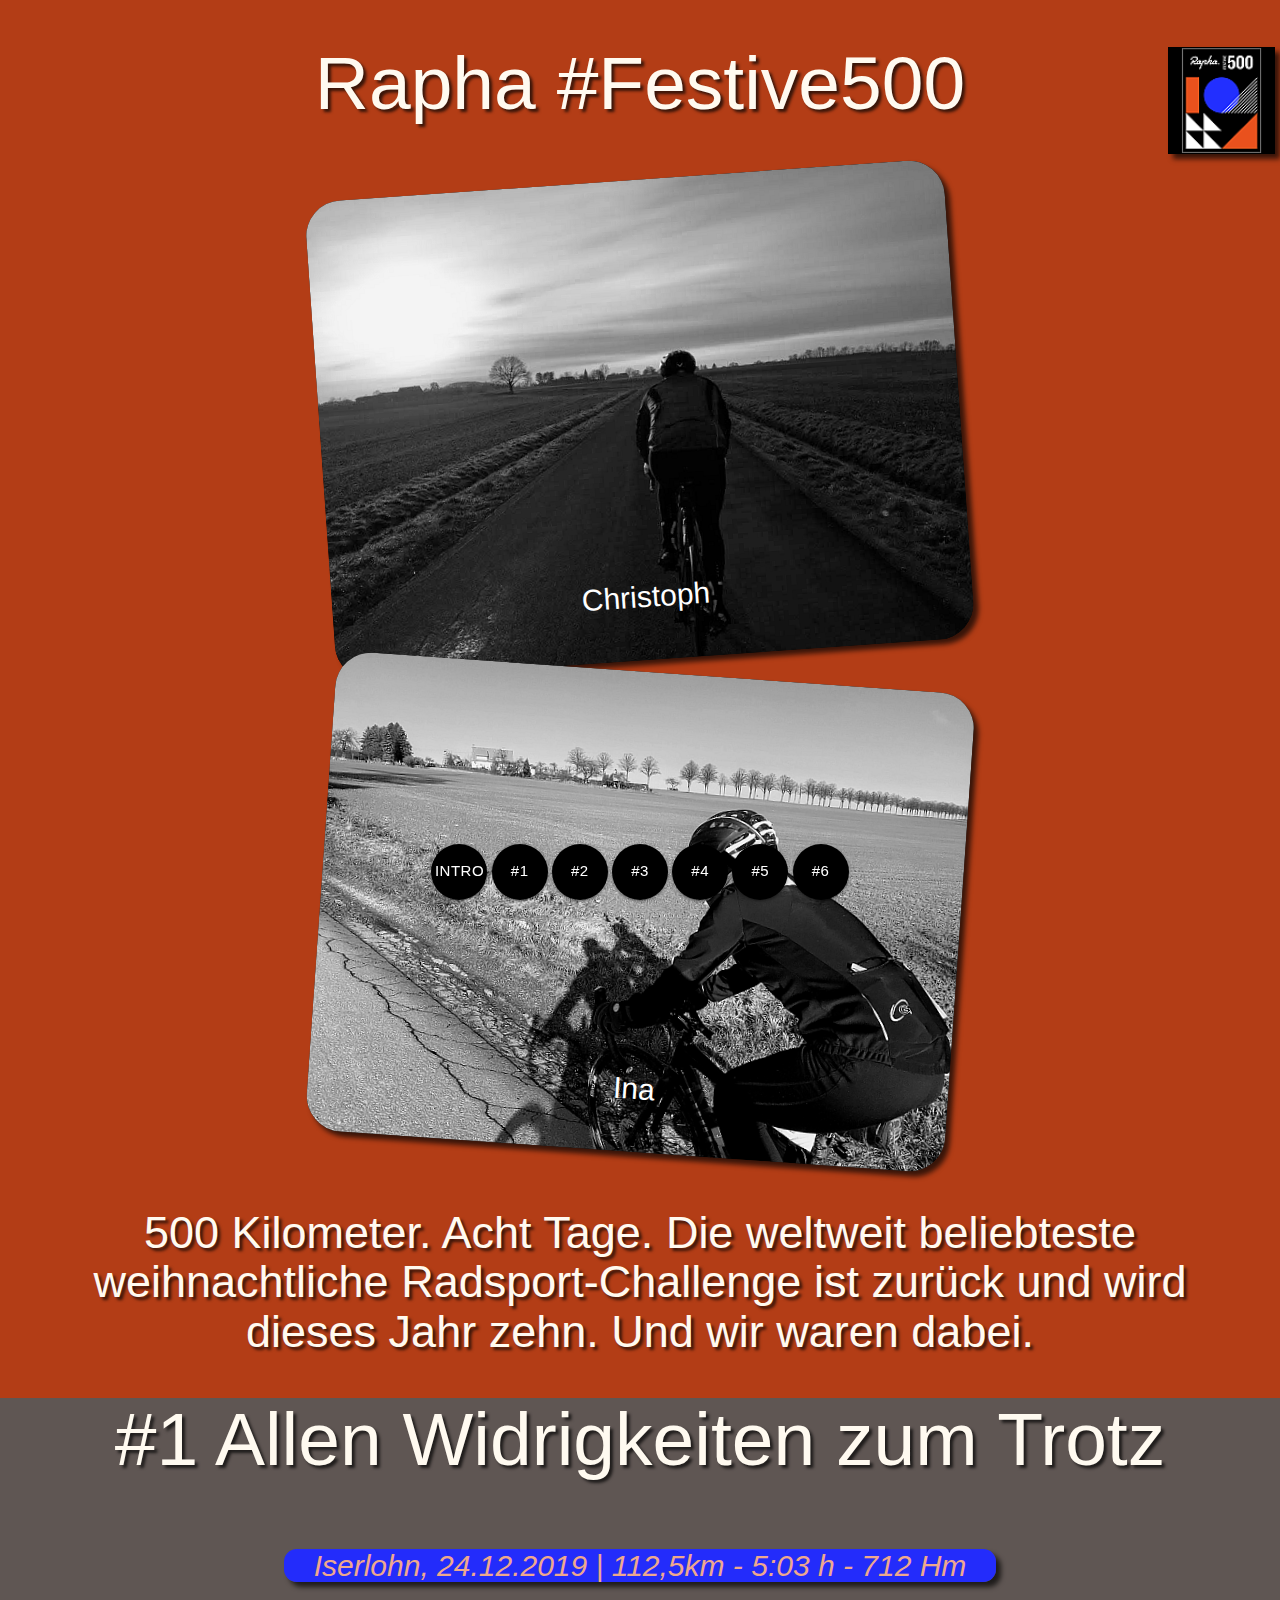
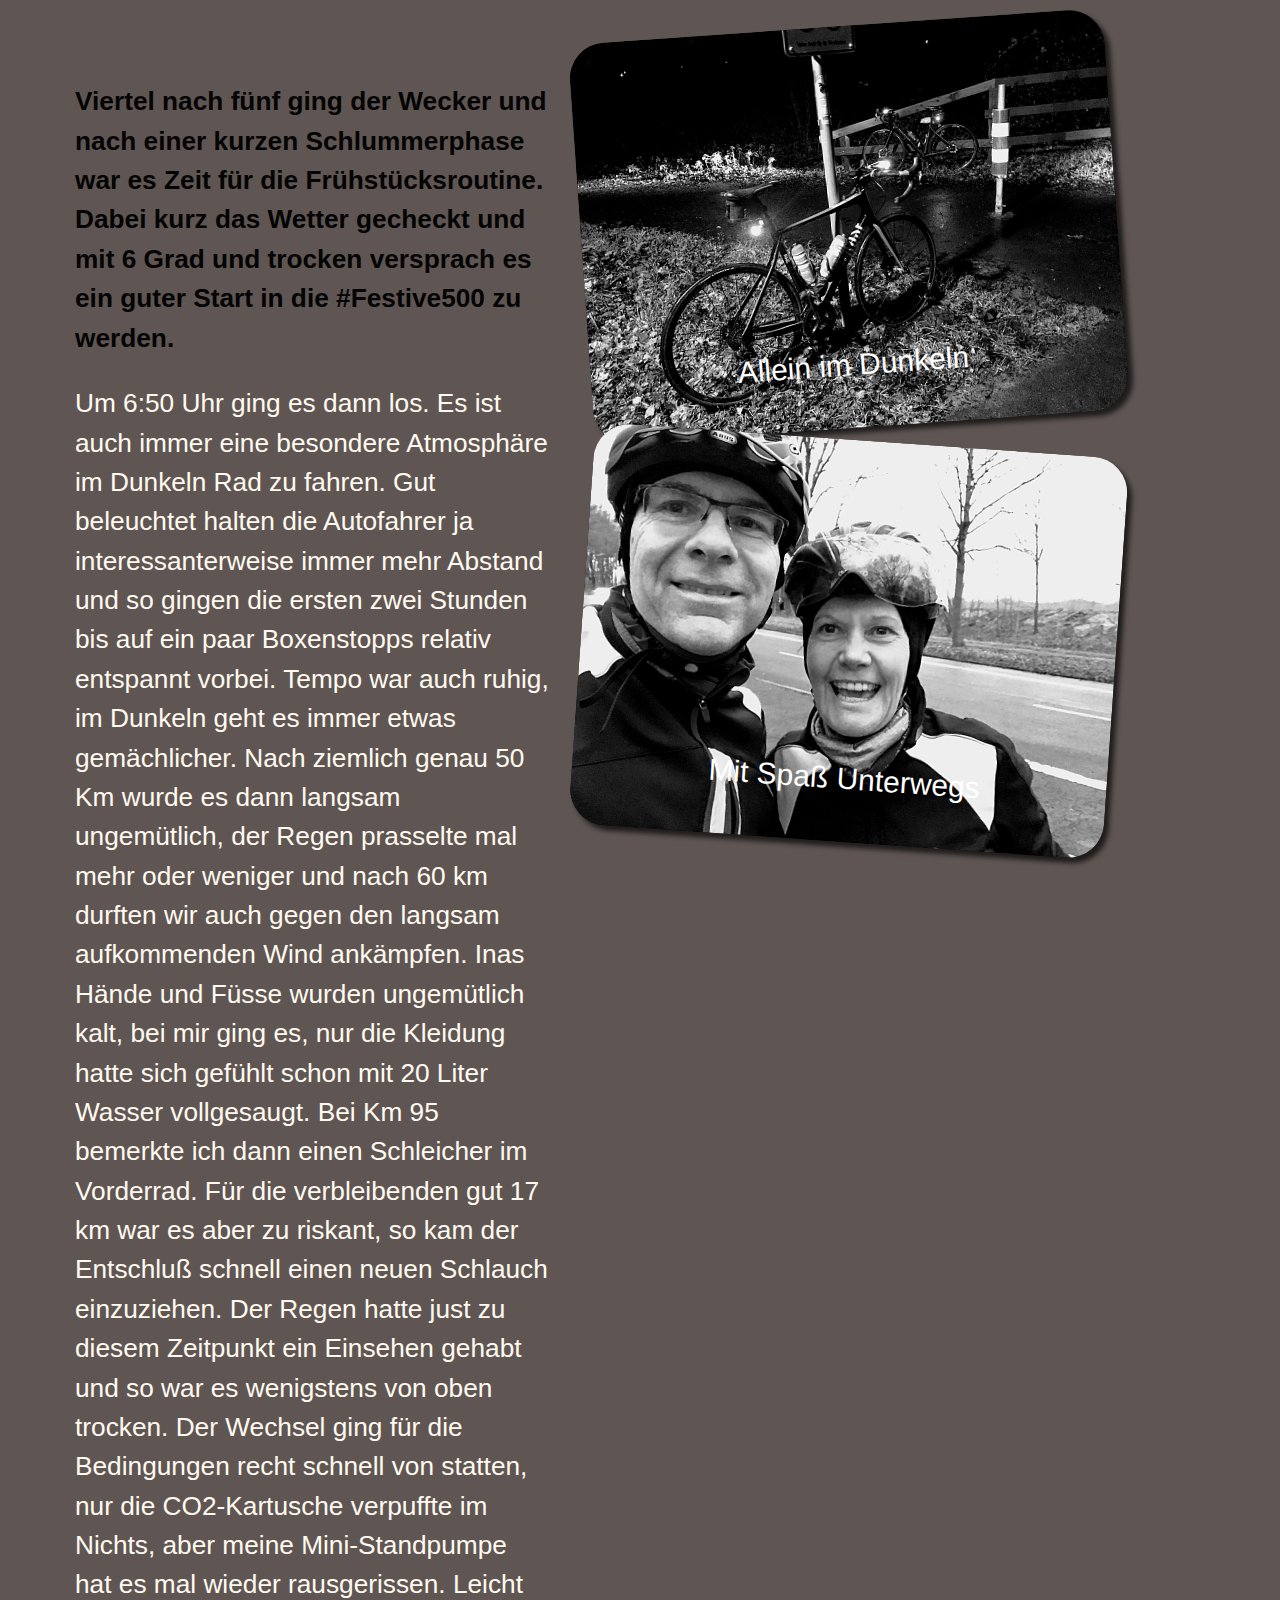
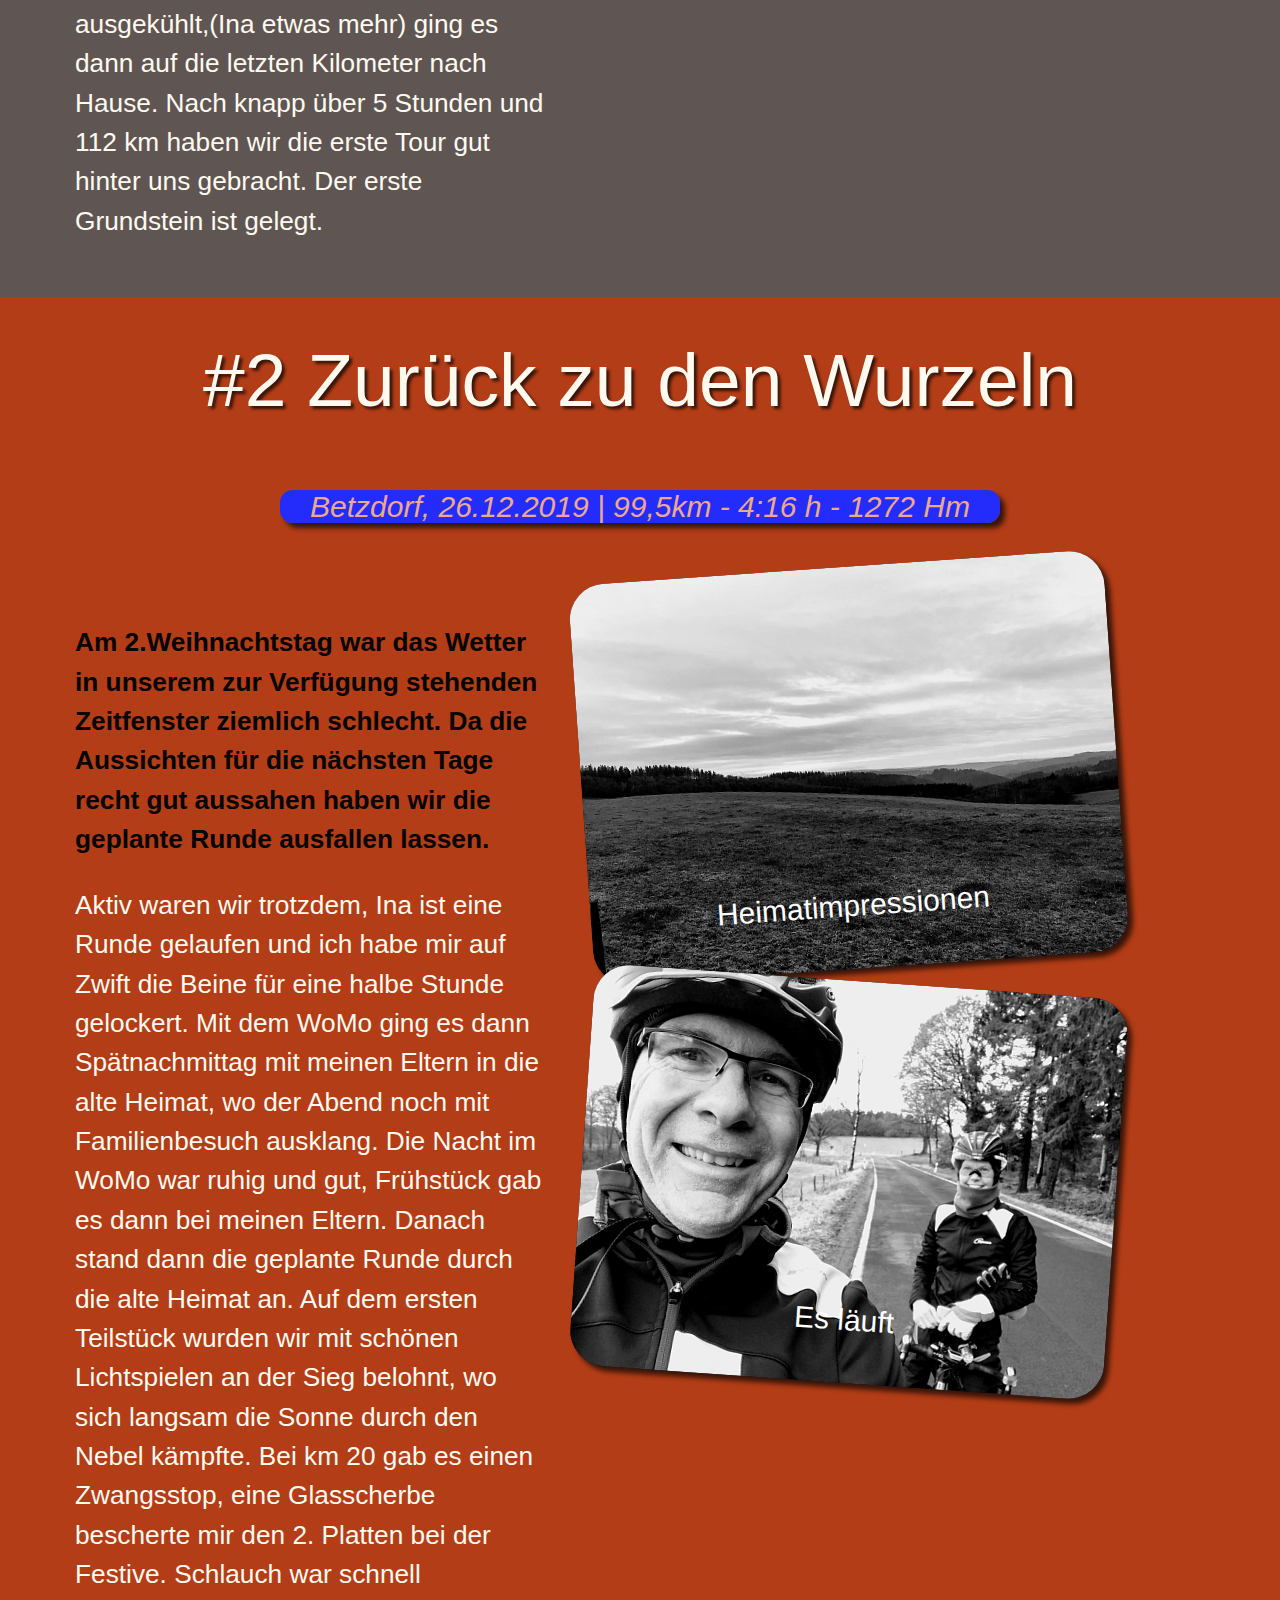
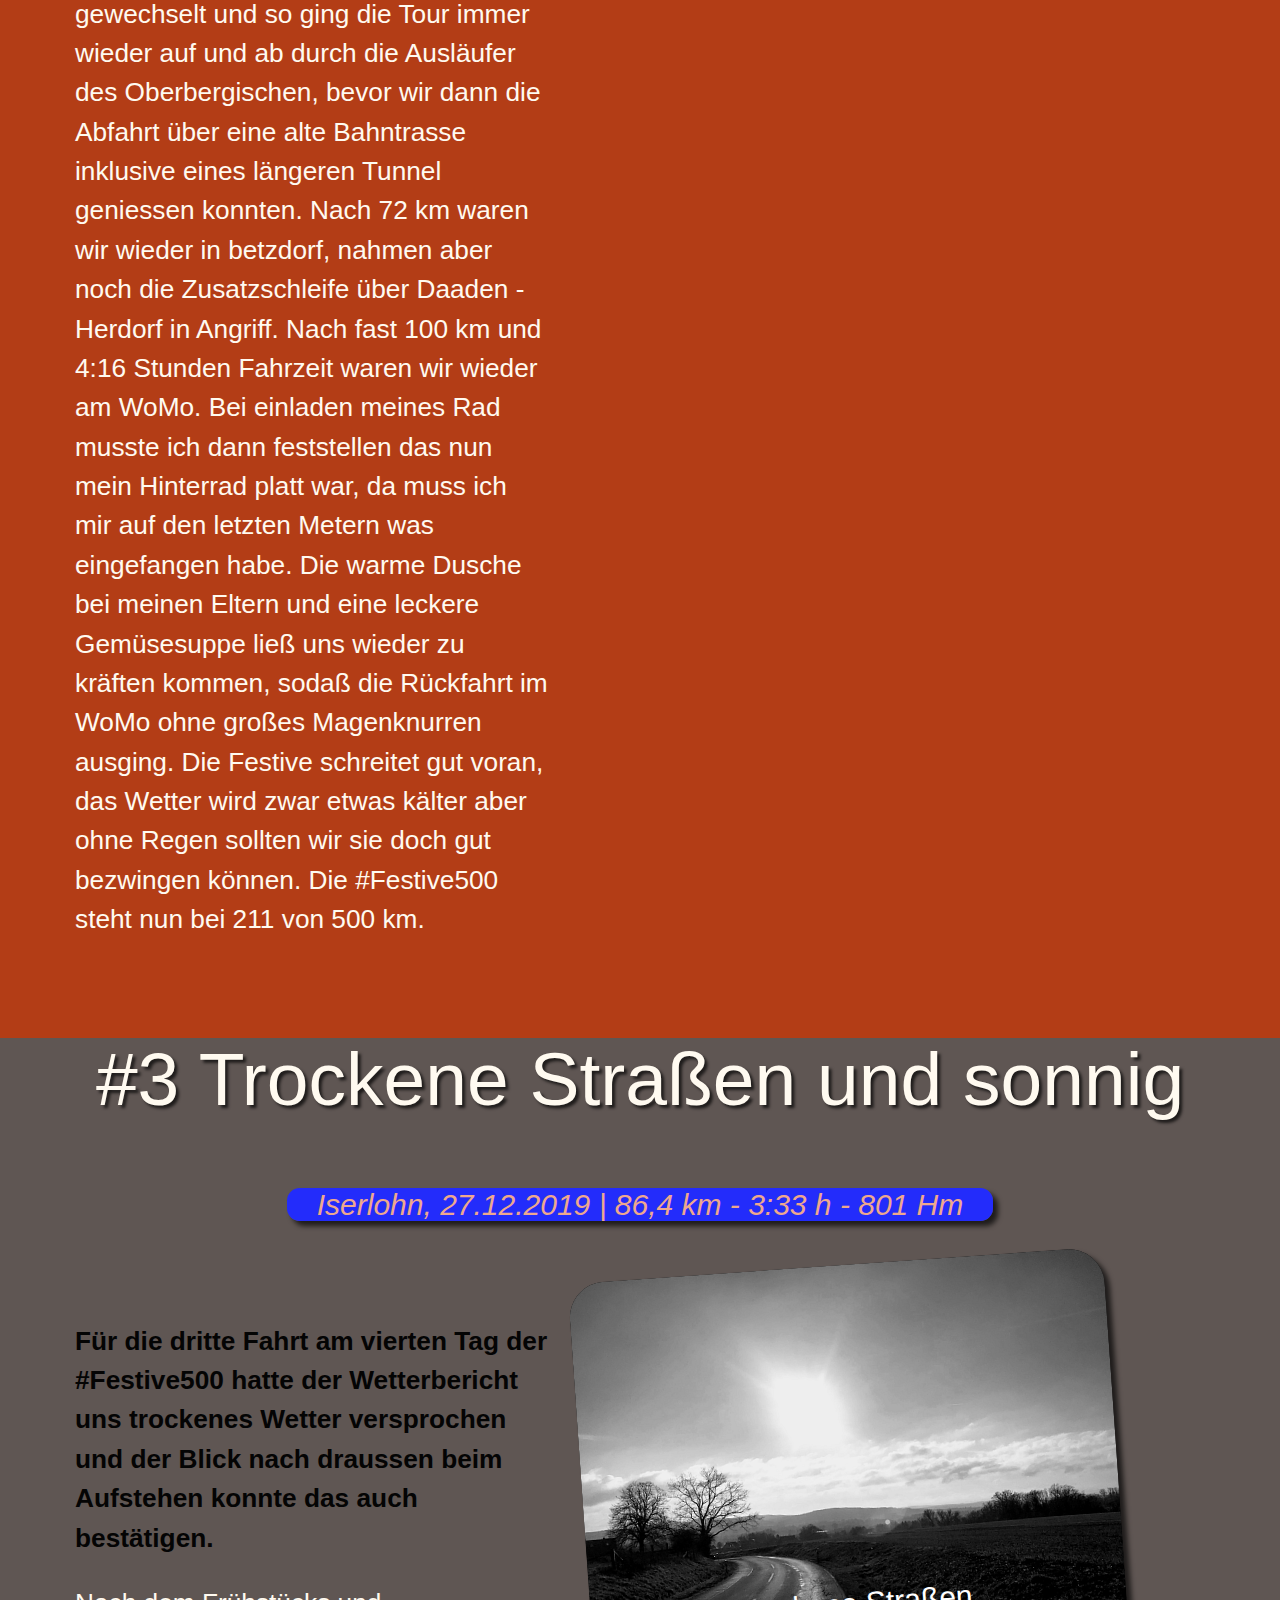
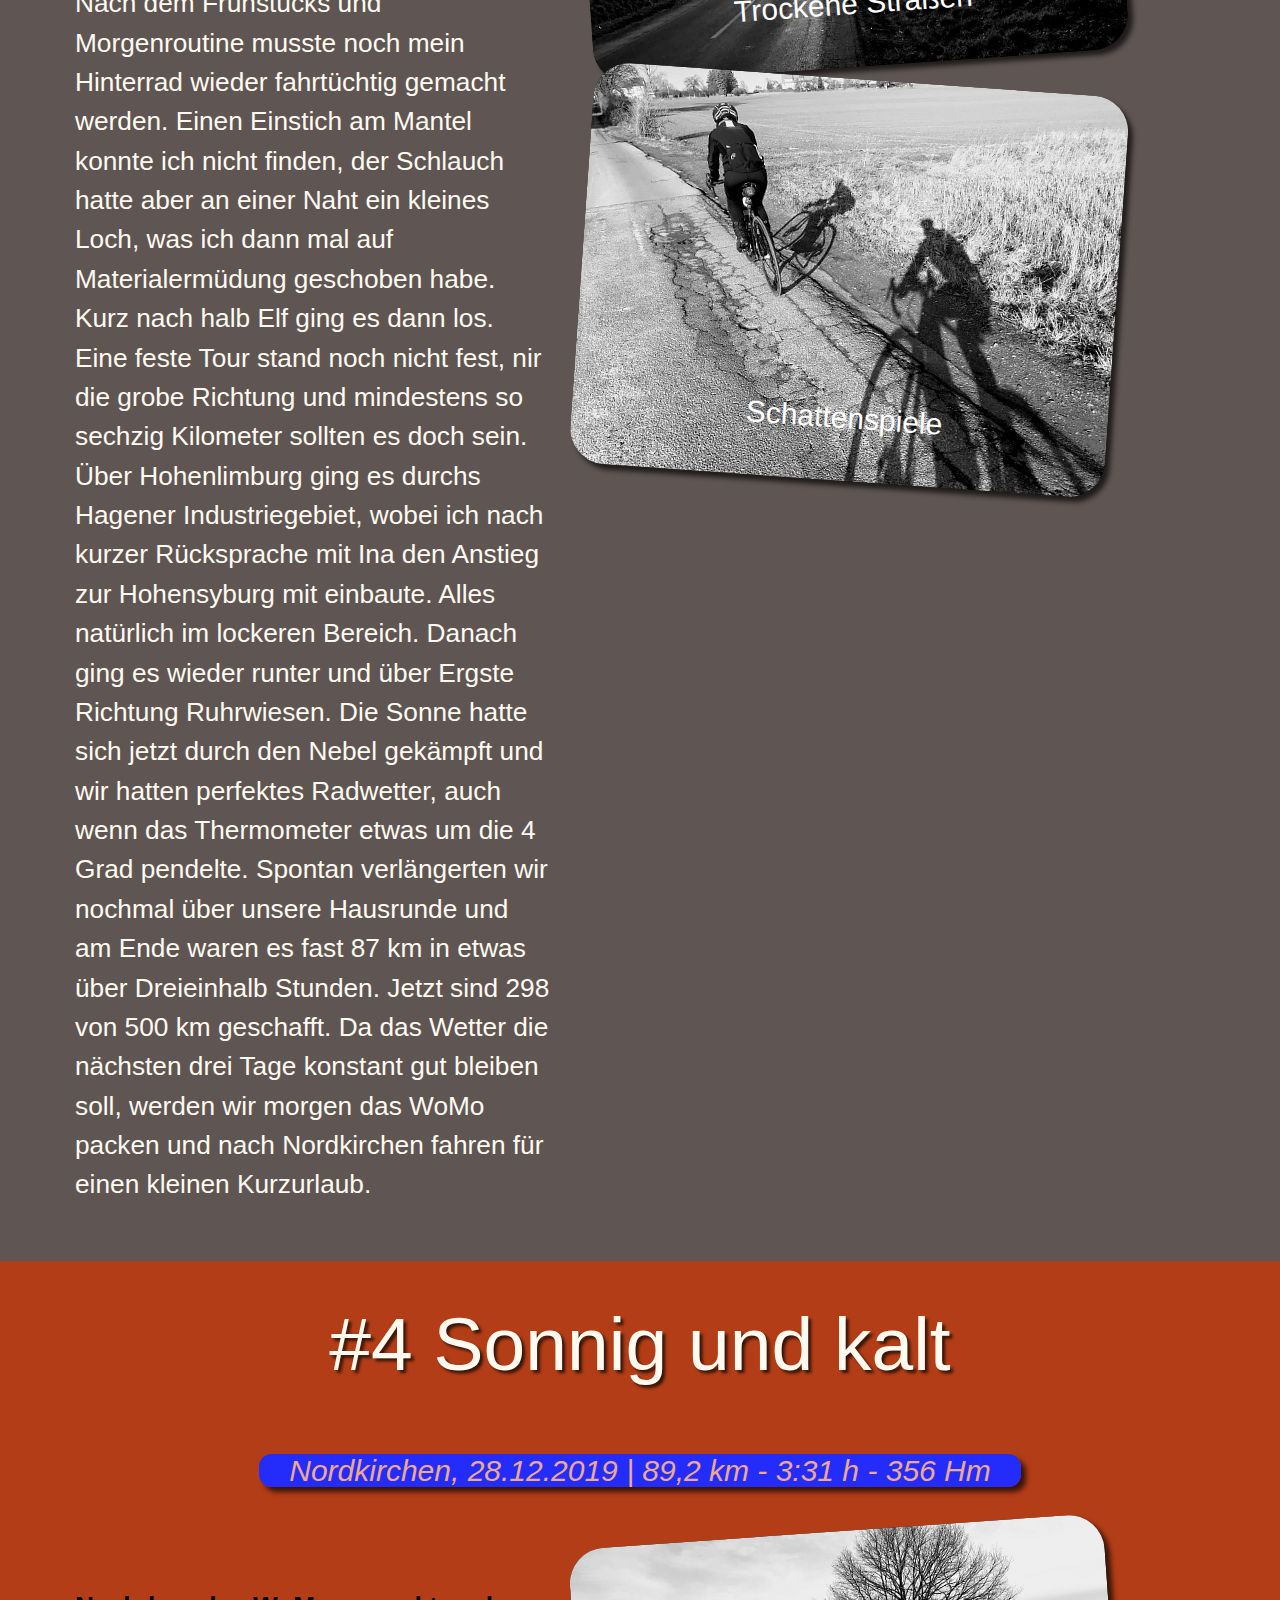
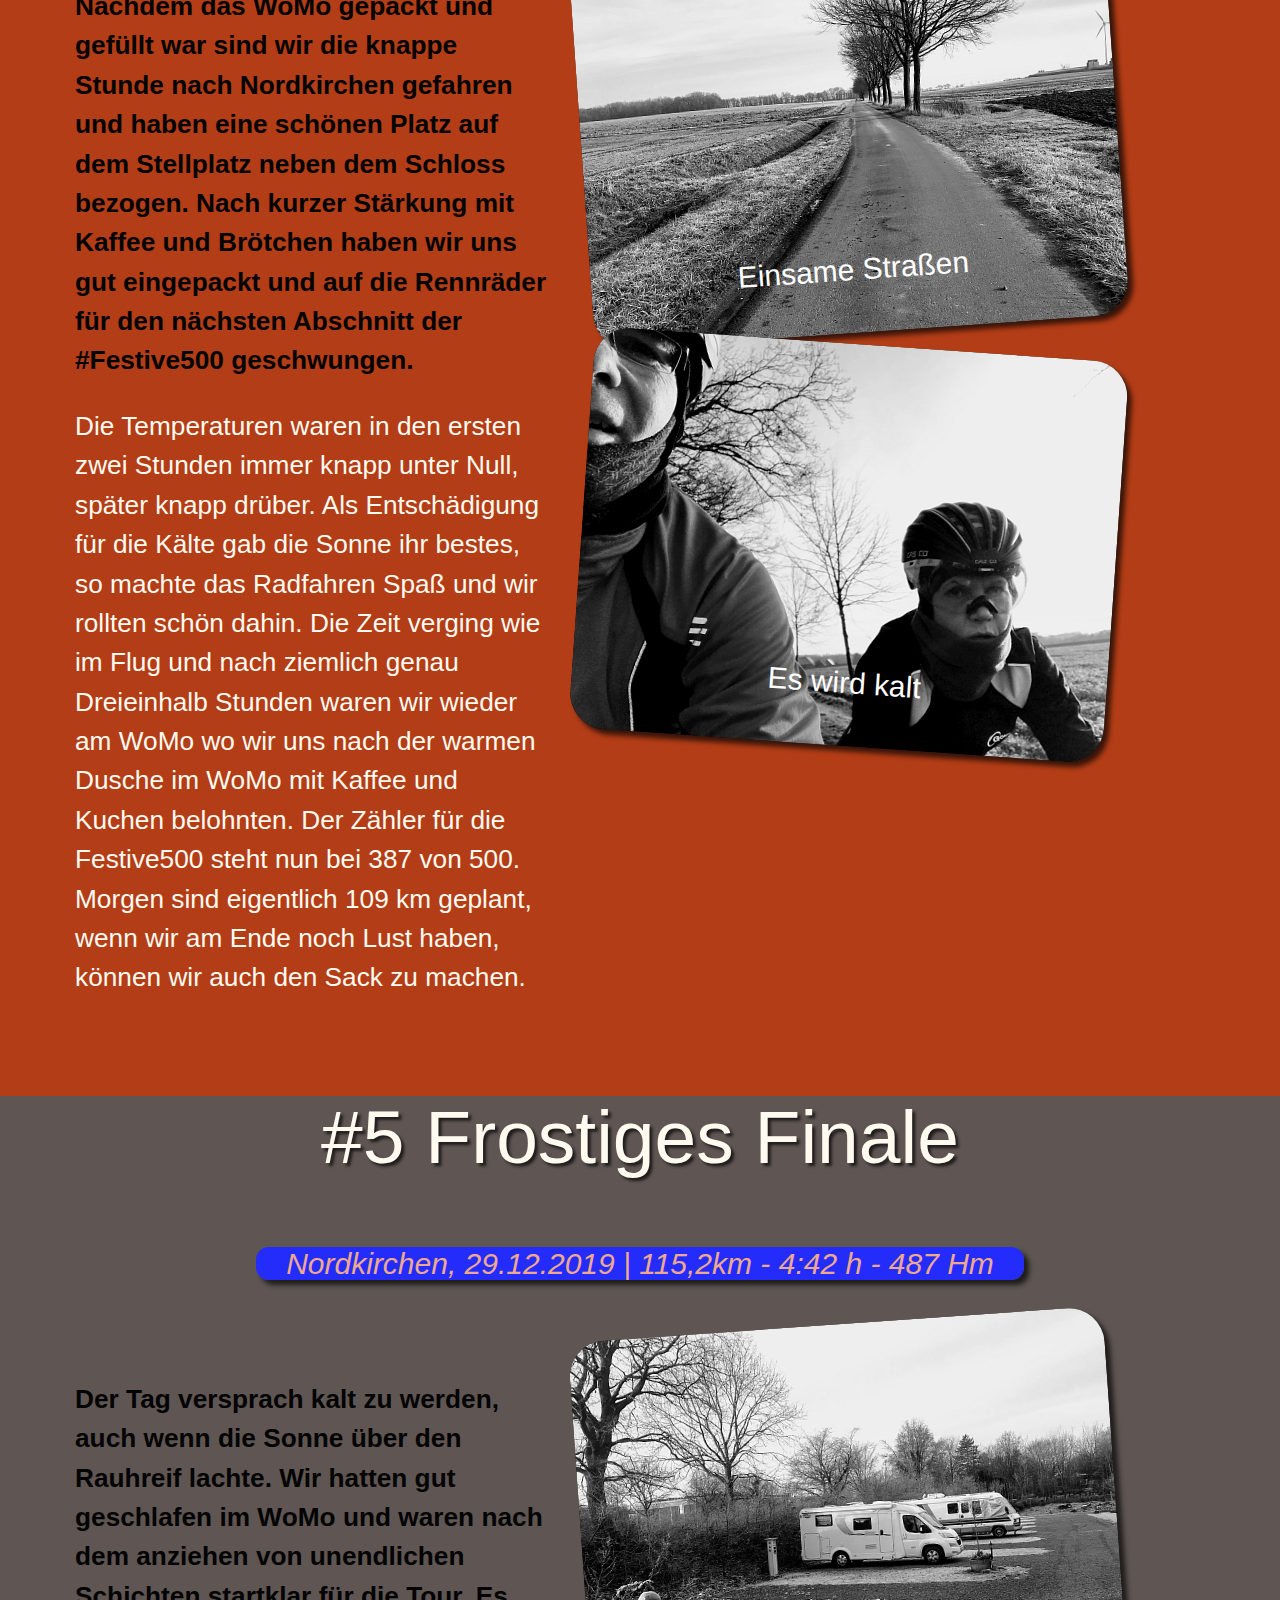
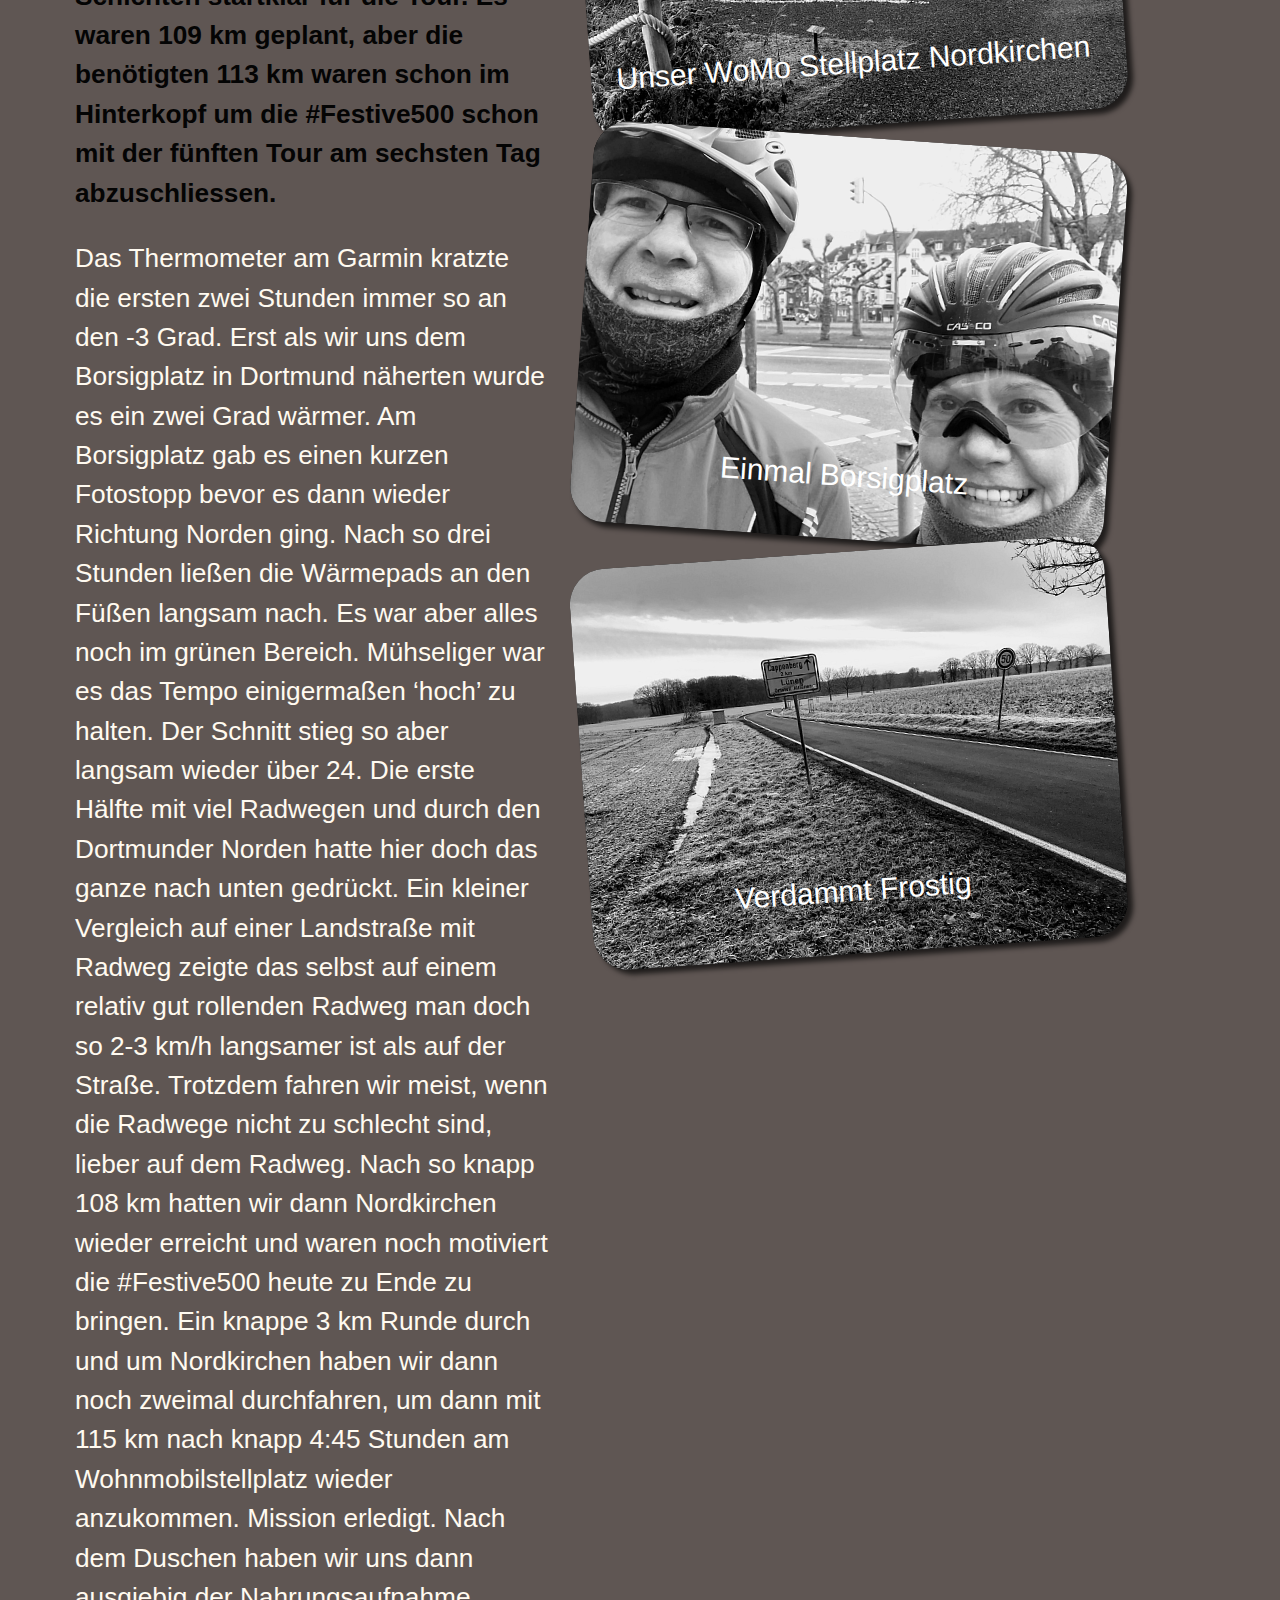
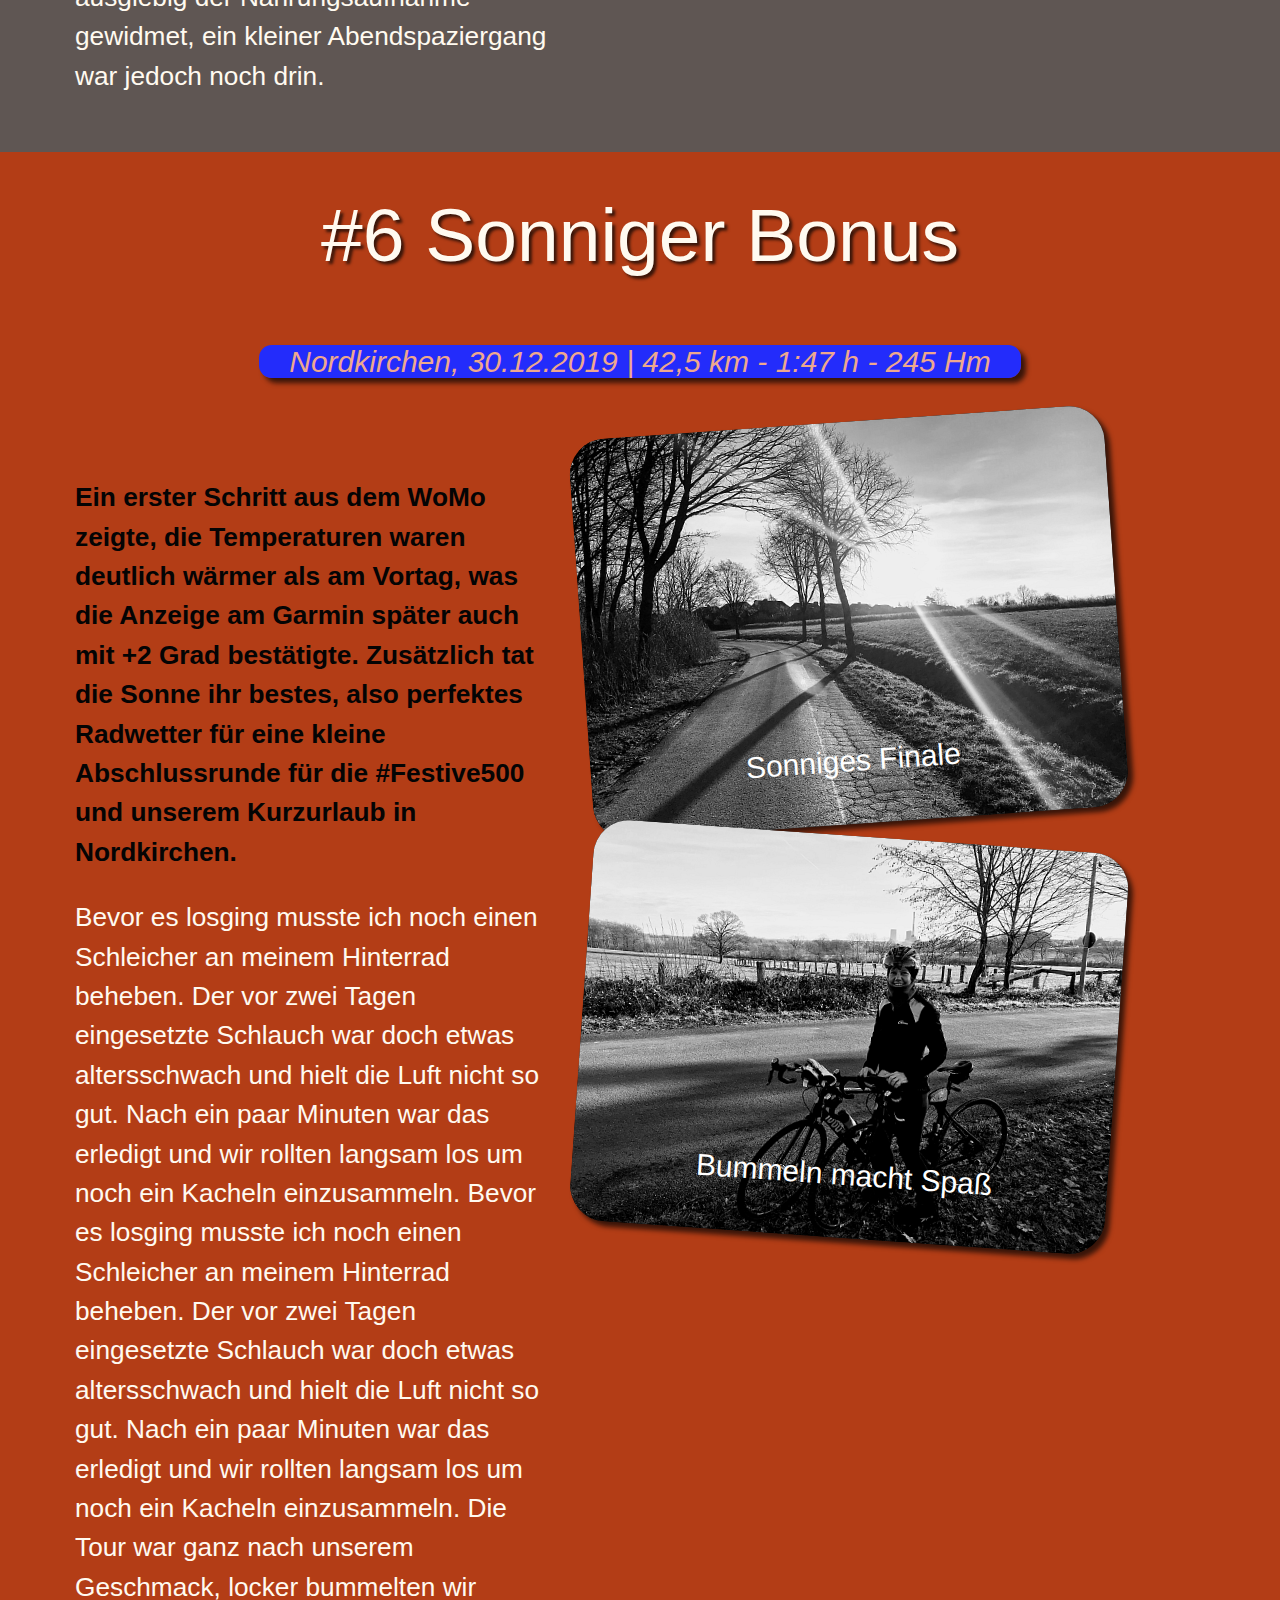
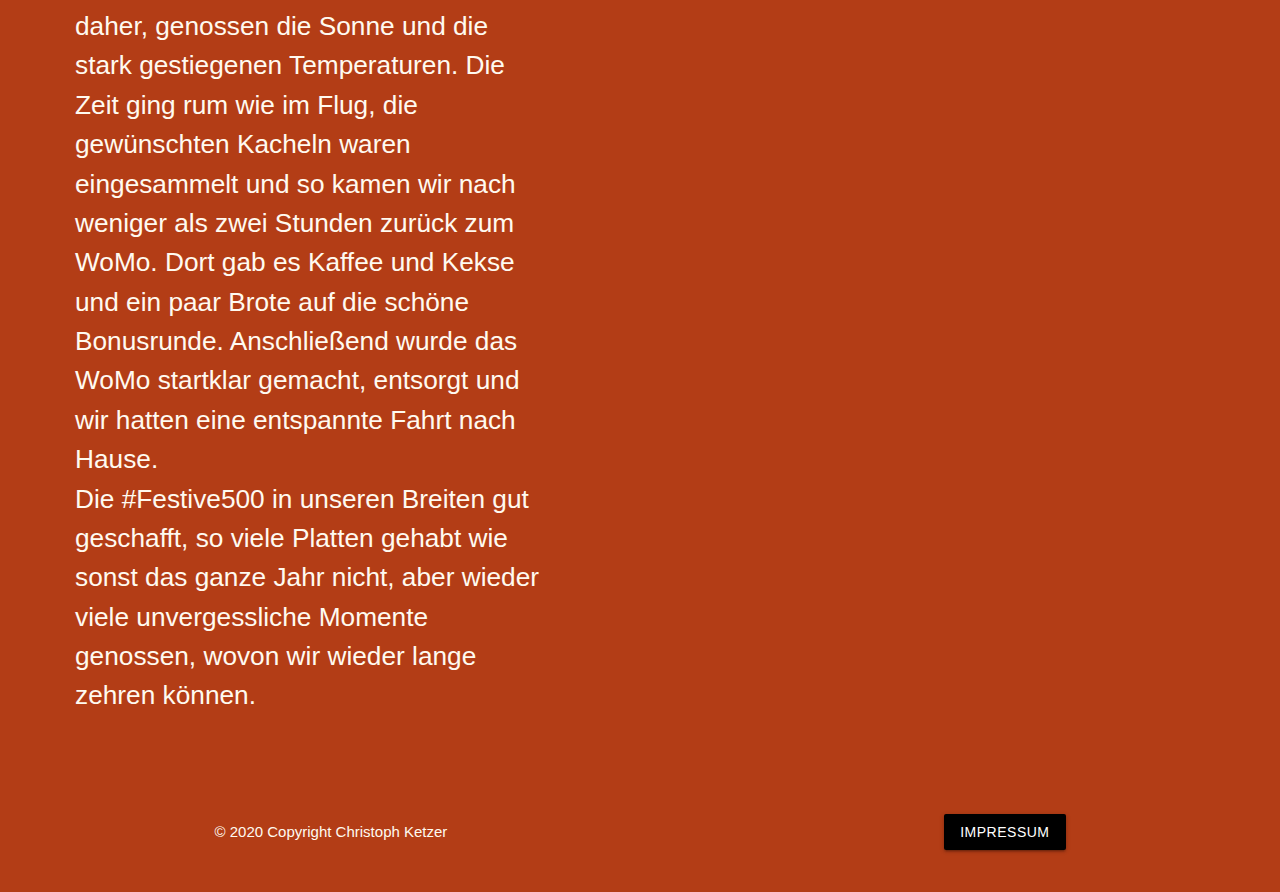
<file: index.html>
<!DOCTYPE html>
<html lang="de">
<head>
    <meta charset="UTF-8">
    
    <!--Import Google Icon Font-->
    <link href="https://fonts.googleapis.com/icon?family=Material+Icons" rel="stylesheet">
    <!--Import materialize.css-->
    <link rel="stylesheet" href="https://cdnjs.cloudflare.com/ajax/libs/materialize/1.0.0/css/materialize.min.css">
    <!--UTF-8 für Umlaute-->
    <meta http-equiv="content-type" content="text/html; charset=utf-8">
    <!-- Import styles-->
    <link rel="stylesheet" href="/css/main.css">
    <!--Let browser know website is optimized for mobile-->
    <meta name="viewport" content="width=device-width, initial-scale=1.0"/>
    <meta name="Author:" content="Christoph Ketzer">
    <meta http-equiv="X-UA-Compatible" content="ie=edge">
    <title>Christoph und Ina Unterwegs</title>

</head>
<body>
    <div class="fixed-nav-bar">
        <div class="transparent center-align">
        
            <a class="btn-floating btn-large waves-effect waves-light black hide-on-small-only" href="#Intro">Intro</a>
            <a class="btn-floating btn-medium waves-effect waves-light black hide-on-med-and-up" href="#Intro">Intro</a>
            
            <a class="btn-floating btn-large waves-effect waves-light black hide-on-small-only" href="#Tour1">#1</a>
            <a class="btn-floating btn-medium waves-effect waves-light black hide-on-med-and-up" href="#Tour1">#1</a>

            <a class="btn-floating btn-large waves-effect waves-light black hide-on-small-only" href="#Tour2">#2</a>
            <a class="btn-floating btn-medium waves-effect waves-light black hide-on-med-and-up" href="#Tour2">#2</a>

            
            <a class="btn-floating btn-large waves-effect waves-light black hide-on-small-only" href="#Tour3">#3</a>
            <a class="btn-floating btn-medium waves-effect waves-light black hide-on-med-and-up" href="#Tour3">#3</a>
            
            <a class="btn-floating btn-large waves-effect waves-light black hide-on-small-only" href="#Tour4">#4</a>
            <a class="btn-floating btn-medium waves-effect waves-light black hide-on-med-and-up" href="#Tour4">#4</a>
            
            <a class="btn-floating btn-large waves-effect waves-light black hide-on-small-only" href="#Tour5">#5</a>
            <a class="btn-floating btn-medium waves-effect waves-light black hide-on-med-and-up" href="#Tour5">#5</a>

            <a class="btn-floating btn-large waves-effect waves-light black hide-on-small-only" href="#Tour6">#6</a>
            <a class="btn-floating btn-medium waves-effect waves-light black hide-on-med-and-up" href="#Tour6">#6</a>            

        </div>

    </div>
        

   
    <!-- Sektion 1 Landing Page Titel Subtitel Blog Link -->
    <section class="lp-background-orange" id="Intro">
            <a href="https://www.rapha.cc/de/de/stories/spirit-of-the-f500" target="_blank">
             <img src="/img/rapha2019_100.png" alt="Logo" srcset="/img/rapha2019_100.png 1200w, /img/rapha2019_50.png 700w" class="lp-Logo"></a>  
            
             <div class="Header container"><h1>Rapha #Festive500</h1></div>
            
                          
        <div class="pic_wrapper">  
                
                
                <figure class="pic1">
                    <img class="pic pic1 responsive-img" src="./img/Chris_640.png" alt="" srcset="" >
                    <figcaption class="pic1">Christoph</figcaption>

                </figure>
                
            
                <figure class="pic2">
                    <img src="./img/Ina_640.png" alt="" srcset="" class="pic pic2 responsive-img">
                    <figcaption class="pic2">Ina</figcaption>
                </figure>
            
        </div>  
            </div>
        </div>  
            <div class="intro_untertitel" >
                <h3>500 Kilometer. Acht Tage. Die weltweit beliebteste weihnachtliche Radsport-Challenge ist zurück und wird dieses Jahr zehn. Und wir waren dabei.</h3>
            </div>
        
        
            
        
        
        
    </section>
   
    <!-- Sektion 2 Übersicht Kategorien und Serien -->
    <section class="lp-background-grey" id="Tour1">
        <h1>#1 Allen Widrigkeiten zum Trotz</h1>
        <div class="lp_subtitle">Iserlohn, 24.12.2019 | 112,5km - 5:03 h - 712 Hm</div>
        <div class="textwrapper">
        <div class="lp_text">

        <p class="lp_einleitung"  >Viertel nach fünf ging der Wecker und nach einer kurzen Schlummerphase war es Zeit für die Frühstücksroutine. Dabei kurz das Wetter gecheckt und mit 6 Grad und trocken versprach es ein guter Start in die #Festive500 zu werden.</p>
        <p >
            Um 6:50 Uhr ging es dann los. Es ist auch immer eine besondere Atmosphäre im Dunkeln Rad zu fahren. Gut beleuchtet halten die Autofahrer ja interessanterweise immer mehr Abstand und so gingen die ersten zwei Stunden bis auf ein paar Boxenstopps relativ entspannt vorbei. Tempo war auch ruhig, im Dunkeln geht es immer etwas gemächlicher. 
            Nach ziemlich genau 50 Km wurde es dann langsam ungemütlich, der Regen prasselte mal mehr oder weniger und nach 60 km durften wir auch gegen den langsam aufkommenden Wind ankämpfen. Inas Hände und Füsse wurden ungemütlich kalt, bei mir ging es, nur die Kleidung hatte sich gefühlt schon mit 20 Liter Wasser vollgesaugt. 
            Bei Km 95 bemerkte ich dann einen Schleicher im Vorderrad. Für die verbleibenden gut 17 km war es aber zu riskant, so kam der Entschluß schnell einen neuen Schlauch einzuziehen. Der Regen hatte just zu diesem Zeitpunkt ein Einsehen gehabt und so war es wenigstens von oben trocken. 
            Der Wechsel ging für die Bedingungen recht schnell von statten, nur die CO2-Kartusche verpuffte im Nichts, aber meine Mini-Standpumpe hat es mal wieder rausgerissen.
            Leicht ausgekühlt,(Ina etwas mehr) ging es dann auf die letzten Kilometer nach Hause. Nach knapp über 5 Stunden und 112 km haben wir die erste Tour gut hinter uns gebracht. Der erste Grundstein ist gelegt.
            </p>
        </div>
        <div class="lp_textpic">
            <figure class="pic1">
                <img class="pic pic1 responsive-img" src="./img/Tag1_1.png" alt="" srcset="" >
                <figcaption class="pic1">Allein im Dunkeln</figcaption>

            </figure>
            
        
            <figure class="pic2">
                <img src="./img/Tag1_2.png" alt="" srcset="" class="pic pic2 responsive-img">
                <figcaption class="pic2">Mit Spaß Unterwegs</figcaption>
            </figure>
        </div>
        </div>
    </section>
    <section class="lp-background-orange" id="Tour2">
        <h1>#2 Zurück zu den Wurzeln</h1>
        <div class="lp_subtitle">Betzdorf, 26.12.2019 | 99,5km - 4:16 h - 1272 Hm</div>
        <div class="textwrapper">
        <div class="lp_text">

        <p class="lp_einleitung">Am 2.Weihnachtstag war das Wetter in unserem zur Verfügung stehenden Zeitfenster ziemlich schlecht. Da die Aussichten für die nächsten Tage recht gut aussahen haben wir die geplante Runde ausfallen lassen. </p>
            <p >
                Aktiv waren wir trotzdem, Ina ist eine Runde gelaufen und ich habe mir auf Zwift die Beine für eine halbe Stunde gelockert.
                Mit dem WoMo ging es dann Spätnachmittag mit meinen Eltern in die alte Heimat, wo der Abend noch mit Familienbesuch ausklang.
                Die Nacht im WoMo war ruhig und gut, Frühstück gab es dann bei meinen Eltern. Danach stand dann die geplante Runde durch die alte Heimat an.
                Auf dem ersten Teilstück wurden wir mit schönen Lichtspielen an der Sieg belohnt, wo sich langsam die Sonne durch den Nebel kämpfte. 
                Bei km 20 gab es einen Zwangsstop, eine Glasscherbe bescherte mir den 2. Platten bei der Festive. Schlauch war schnell gewechselt und so ging die Tour immer wieder auf und ab durch die Ausläufer des Oberbergischen, bevor wir dann die Abfahrt über eine alte Bahntrasse inklusive eines längeren Tunnel geniessen konnten. Nach 72 km waren wir wieder in betzdorf, nahmen aber noch die Zusatzschleife über Daaden - Herdorf in Angriff. 
                Nach fast 100 km und 4:16 Stunden Fahrzeit waren wir wieder am WoMo. Bei einladen meines Rad musste ich dann feststellen das nun mein Hinterrad platt war, da muss ich mir auf den letzten Metern was eingefangen habe.
                Die warme Dusche bei meinen Eltern und eine leckere Gemüsesuppe ließ uns wieder zu kräften kommen, sodaß die Rückfahrt im WoMo ohne großes Magenknurren ausging. 
                Die Festive schreitet gut voran, das Wetter wird zwar etwas kälter aber ohne Regen sollten wir sie doch gut bezwingen können. Die #Festive500 steht nun bei 211 von 500 km.
                
            </p>
        </div>
        <div class="lp_textpic">
            <figure class="pic1">
                <img class="pic pic1 responsive-img" src="./img/Tag2_1.png" alt="" srcset="" >
                <figcaption class="pic1">Heimatimpressionen</figcaption>

            </figure>
            
        
            <figure class="pic2">
                <img src="./img/Tag2_2.png" alt="" srcset="" class="pic pic2 responsive-img">
                <figcaption class="pic2">Es läuft</figcaption>
            </figure>
        </div>
        </div>
    </section>
    <section class="lp-background-grey" id="Tour3">
        <h1>#3 Trockene Straßen und sonnig</h1>
        
        <div class="lp_subtitle">Iserlohn, 27.12.2019 | 86,4 km - 3:33 h - 801 Hm</div>
        <div class="textwrapper">
        <div class="lp_text">

        <p class="lp_einleitung">Für die dritte Fahrt am vierten Tag der #Festive500 hatte der Wetterbericht uns trockenes Wetter versprochen und der Blick nach draussen beim Aufstehen konnte das auch bestätigen.</p>
            <p >
                Nach dem Frühstücks und Morgenroutine musste noch mein Hinterrad wieder fahrtüchtig gemacht werden. Einen Einstich am Mantel konnte ich nicht finden, der Schlauch hatte aber an einer Naht ein kleines Loch, was ich dann mal auf Materialermüdung geschoben habe. 
                Kurz nach halb Elf ging es dann los. Eine feste Tour stand noch nicht fest, nir die grobe Richtung und mindestens so sechzig Kilometer sollten es doch sein.
                Über Hohenlimburg ging es durchs Hagener Industriegebiet, wobei ich nach kurzer Rücksprache mit Ina den Anstieg zur Hohensyburg mit einbaute. Alles natürlich im lockeren Bereich. Danach ging es wieder runter und über Ergste Richtung Ruhrwiesen. Die Sonne hatte sich jetzt durch den Nebel gekämpft und wir hatten perfektes Radwetter, auch wenn das Thermometer etwas um die 4 Grad pendelte. 
                Spontan verlängerten wir nochmal über unsere Hausrunde und am Ende waren es fast 87 km in etwas über Dreieinhalb Stunden. Jetzt sind 298 von 500 km geschafft.
                Da das Wetter die nächsten drei Tage konstant gut bleiben soll, werden wir morgen das WoMo packen und nach Nordkirchen fahren für einen kleinen Kurzurlaub.
                
            </p>
        </div>
        <div class="lp_textpic">
            <figure class="pic1">
                <img class="pic pic1 responsive-img" src="./img/Tag3_1.png" alt="" srcset="" >
                <figcaption class="pic1">Trockene Straßen</figcaption>

            </figure>
            
        
            <figure class="pic2">
                <img src="./img/Tag3_2.png" alt="" srcset="" class="pic pic2 responsive-img">
                <figcaption class="pic2">Schattenspiele</figcaption>
            </figure>
        </div>
        </div>
    </section>
    <section class="lp-background-orange" id="Tour4">
        <h1>#4 Sonnig und kalt</h1>
        
        <div class="lp_subtitle">Nordkirchen, 28.12.2019 | 89,2 km - 3:31 h - 356 Hm</div>
        <div class="textwrapper">
        <div class="lp_text">

        <p class="lp_einleitung">Nachdem das WoMo gepackt und gefüllt war sind wir die knappe Stunde nach Nordkirchen gefahren und haben eine schönen Platz auf dem Stellplatz neben dem Schloss bezogen.
            Nach kurzer Stärkung mit Kaffee und Brötchen haben wir uns gut eingepackt und auf die Rennräder für  den nächsten Abschnitt der #Festive500 geschwungen.
            </p>
            <p >
                Die Temperaturen waren in den ersten zwei Stunden immer knapp unter Null, später knapp drüber. Als Entschädigung für die Kälte gab die Sonne ihr bestes, so machte das Radfahren Spaß und wir rollten schön dahin. Die Zeit verging wie im Flug und nach ziemlich genau Dreieinhalb Stunden waren wir wieder am WoMo wo wir uns nach der warmen Dusche im WoMo mit Kaffee und Kuchen belohnten. Der Zähler für die Festive500 steht nun bei 387 von 500. Morgen sind eigentlich 109 km geplant, wenn wir am Ende noch Lust haben, können wir auch den Sack zu machen.

            </p>
        </div>
        <div class="lp_textpic">
            <figure class="pic1">
                <img class="pic pic1 responsive-img" src="./img/Tag4_1.png" alt="" srcset="" >
                <figcaption class="pic1">Einsame Straßen</figcaption>

            </figure>
            
        
            <figure class="pic2">
                <img src="./img/Tag4_2.png" alt="" srcset="" class="pic pic2 responsive-img">
                <figcaption class="pic2">Es wird kalt</figcaption>
            </figure>
        </div>
        </div>
    </section>
    <section class="lp-background-grey" id="Tour5">
        <h1>#5 Frostiges Finale</h1>
        
        <div class="lp_subtitle">Nordkirchen, 29.12.2019 | 115,2km - 4:42 h - 487 Hm</div>
        <div class="textwrapper">
        <div class="lp_text">

        <p class="lp_einleitung">Der Tag versprach kalt zu werden, auch wenn die Sonne über den Rauhreif lachte. Wir hatten gut geschlafen im WoMo und waren nach dem anziehen von unendlichen Schichten startklar für die Tour. Es waren 109 km geplant, aber die benötigten 113 km waren schon im Hinterkopf um die #Festive500 schon mit der fünften Tour am sechsten Tag abzuschliessen.
        </p>
            <p >
                Das Thermometer am Garmin kratzte die ersten zwei Stunden immer so an den -3 Grad. Erst als wir uns dem Borsigplatz in Dortmund näherten wurde es ein zwei Grad wärmer. Am Borsigplatz gab es einen kurzen Fotostopp bevor es dann wieder Richtung Norden ging. 
                Nach so drei Stunden ließen die Wärmepads an den Füßen langsam nach. Es war aber alles noch im grünen Bereich. Mühseliger war es das Tempo einigermaßen ‘hoch’ zu halten. Der Schnitt stieg so aber langsam wieder über 24. Die erste Hälfte mit viel Radwegen und durch den Dortmunder Norden hatte hier doch das ganze nach unten gedrückt. 
                Ein kleiner Vergleich auf einer Landstraße mit Radweg zeigte das selbst auf einem relativ gut rollenden Radweg man doch so 2-3 km/h langsamer ist als auf der Straße. Trotzdem fahren wir meist, wenn die Radwege nicht zu schlecht sind, lieber auf dem Radweg.
                Nach so knapp 108 km hatten wir dann Nordkirchen wieder erreicht und waren noch motiviert die #Festive500 heute zu Ende zu bringen. 
                Ein knappe 3 km Runde durch und um Nordkirchen haben wir dann noch zweimal durchfahren, um dann mit 115 km nach knapp 4:45 Stunden am Wohnmobilstellplatz wieder anzukommen. Mission erledigt.
                Nach dem Duschen haben wir uns dann ausgiebig der Nahrungsaufnahme gewidmet, ein kleiner Abendspaziergang war jedoch noch drin. 
                
            </p>
        </div>
        <div class="lp_textpic">
            <figure class="pic1">
                <img class="pic pic1 responsive-img" src="./img/Tag5_1.png" alt="" srcset="" >
                <figcaption class="pic1">Unser WoMo Stellplatz Nordkirchen</figcaption>

            </figure>
            
        
            <figure class="pic2">
                <img src="./img/Tag5_2.png" alt="" srcset="" class="pic pic2 responsive-img">
                <figcaption class="pic2">Einmal Borsigplatz</figcaption>
            </figure>
            <figure class="pic1">
                <img class="pic pic1 responsive-img" src="./img/Tag5_3.png" alt="" srcset="" >
                <figcaption class="pic1">Verdammt Frostig</figcaption>

            </figure>
        </div>
        </div>
    </section>
    <section class="lp-background-orange" id="Tour6">
        <h1>#6 Sonniger Bonus</h1>
        
        <div class="lp_subtitle">Nordkirchen, 30.12.2019 | 42,5 km - 1:47 h - 245 Hm</div>
        <div class="textwrapper">
        <div class="lp_text">

        <p class="lp_einleitung">Ein erster Schritt aus dem WoMo zeigte, die Temperaturen waren deutlich wärmer als am Vortag, was die Anzeige am Garmin später auch mit +2 Grad bestätigte. Zusätzlich tat die Sonne ihr bestes, also perfektes Radwetter für eine kleine Abschlussrunde für die #Festive500 und unserem Kurzurlaub in Nordkirchen.
        </p>
            <p >
                Bevor es losging musste ich noch einen Schleicher an meinem Hinterrad beheben. Der vor zwei Tagen eingesetzte Schlauch war doch etwas altersschwach und hielt die Luft nicht so gut. Nach ein paar Minuten war das erledigt und wir rollten langsam los um noch ein Kacheln einzusammeln. 
                Bevor es losging musste ich noch einen Schleicher an meinem Hinterrad beheben. Der vor zwei Tagen eingesetzte Schlauch war doch etwas altersschwach und hielt die Luft nicht so gut. Nach ein paar Minuten war das erledigt und wir rollten langsam los um noch ein Kacheln einzusammeln. 
                Die Tour war ganz nach unserem Geschmack, locker bummelten wir daher, genossen die Sonne und die stark gestiegenen Temperaturen. Die Zeit ging rum wie im Flug, die gewünschten Kacheln waren eingesammelt und so kamen wir nach weniger als zwei Stunden zurück zum WoMo. Dort gab es Kaffee und Kekse und ein paar Brote auf die schöne Bonusrunde. Anschließend wurde das WoMo startklar gemacht, entsorgt und wir hatten eine entspannte Fahrt nach Hause. 
                <br>
                Die #Festive500 in unseren Breiten gut geschafft, so viele Platten gehabt wie sonst das ganze Jahr nicht, aber wieder viele unvergessliche Momente genossen, wovon wir wieder lange zehren können.


            </p>
        </div>
        <div class="lp_textpic">
            <figure class="pic1">
                <img class="pic pic1 responsive-img" src="./img/Tag6_1.png" alt="" srcset="" >
                <figcaption class="pic1">Sonniges Finale</figcaption>

            </figure>
            
        
            <figure class="pic2">
                <img src="./img/Tag6_2.png" alt="" srcset="" class="pic pic2 responsive-img">
                <figcaption class="pic2">Bummeln macht Spaß</figcaption>
            </figure>
        </div>
        </div>
    </section>
    <footer class="container">
         
        <div class="footer-align">
        <span>© 2020 Copyright Christoph Ketzer </span> 
        <a class="btn black modal-trigger" href="#modal1">Impressum</a>
        </div>
      
        <div class="modal modal-bg" id="modal1">
            <div class="modal-content">
            <h2>Impressum</h2>
            <p>Christoph Ketzer<br />
            Weststraße<br />81a<br />58638 Nordrhein-Westfalen - Iserlohn</p>
            <p>Telefon: 016097625588<br />
            E-Mail: <a href="mailto:ch.ketzer@gmail.com">ch.ketzer@gmail.com</a><br />
            </p>
            <p><strong>Verantwortlich für den Inhalt</strong> (gem. § 55 Abs. 2 RStV):<br
            />Christoph Ketzer<br />
            Weststr.81a<br />
            58638 Iserlohn</p>
            <br /><br /><h2>Disclaimer – rechtliche Hinweise</h2>
            § 1 Warnhinweis zu Inhalten<br />
            Die kostenlosen und frei zugänglichen Inhalte dieser Webseite wurden mit
            größtmöglicher Sorgfalt erstellt. Der Anbieter dieser Webseite übernimmt jedoch
            keine Gewähr für die Richtigkeit und Aktualität der bereitgestellten kostenlosen
            und frei zugänglichen journalistischen Ratgeber und Nachrichten. Namentlich
            gekennzeichnete Beiträge geben die Meinung des jeweiligen Autors und nicht immer
            die Meinung des Anbieters wieder. Allein durch den Aufruf der kostenlosen und
            frei zugänglichen Inhalte kommt keinerlei Vertragsverhältnis zwischen dem Nutzer
            und dem Anbieter zustande, insoweit fehlt es am Rechtsbindungswillen des
            Anbieters.<br />
            <br />
            § 2 Externe Links<br />
            Diese Website enthält Verknüpfungen zu Websites Dritter ("externe Links"). Diese
            Websites unterliegen der Haftung der jeweiligen Betreiber. Der Anbieter hat bei
            der erstmaligen Verknüpfung der externen Links die fremden Inhalte daraufhin
            überprüft, ob etwaige Rechtsverstöße bestehen. Zu dem Zeitpunkt waren keine
            Rechtsverstöße ersichtlich. Der Anbieter hat keinerlei Einfluss auf die aktuelle
            und zukünftige Gestaltung und auf die Inhalte der verknüpften Seiten. Das Setzen
            von externen Links bedeutet nicht, dass sich der Anbieter die hinter dem Verweis
            oder Link liegenden Inhalte zu Eigen macht. Eine ständige Kontrolle der externen
            Links ist für den Anbieter ohne konkrete Hinweise auf Rechtsverstöße nicht
            zumutbar. Bei Kenntnis von Rechtsverstößen werden jedoch derartige externe Links
            unverzüglich gelöscht.<br />
            <br />
            § 3 Urheber- und Leistungsschutzrechte<br />
            Die auf dieser Website veröffentlichten Inhalte unterliegen dem deutschen
            Urheber- und Leistungsschutzrecht. Jede vom deutschen Urheber- und
            Leistungsschutzrecht nicht zugelassene Verwertung bedarf der vorherigen
            schriftlichen Zustimmung des Anbieters oder jeweiligen Rechteinhabers. Dies gilt
            insbesondere für Vervielfältigung, Bearbeitung, Übersetzung, Einspeicherung,
            Verarbeitung bzw. Wiedergabe von Inhalten in Datenbanken oder anderen
            elektronischen Medien und Systemen. Inhalte und Rechte Dritter sind dabei als
            solche gekennzeichnet. Die unerlaubte Vervielfältigung oder Weitergabe einzelner
            Inhalte oder kompletter Seiten ist nicht gestattet und strafbar. Lediglich die
            Herstellung von Kopien und Downloads für den persönlichen, privaten und nicht
            kommerziellen Gebrauch ist erlaubt.<br />
            <br />
            Die Darstellung dieser Website in fremden Frames ist nur mit schriftlicher
            Erlaubnis zulässig.<br />
            <br />

            § 4 Besondere Nutzungsbedingungen<br />
            Soweit besondere Bedingungen für einzelne Nutzungen dieser Website von den
            vorgenannten Paragraphen abweichen, wird an entsprechender Stelle ausdrücklich
            darauf hingewiesen. In diesem Falle gelten im jeweiligen Einzelfall die
            besonderen Nutzungsbedingungen.<p>Quelle: <a
            href="https://www.juraforum.de/impressum-generator/">Impressum Muster von
            JuraForum.de</a></p>
            </div>
            <div class="modal-footer">
                <a href="" class="modal-action modal-close btn-flat">OK</a>
            </div>

        </div>

    </footer>
    <script src="https://cdnjs.cloudflare.com/ajax/libs/materialize/1.0.0/js/materialize.min.js"></script>
    <script>
        document.addEventListener('DOMContentLoaded', function() {
        var elems = document.querySelectorAll('.modal');
        var instances = M.Modal.init(elems);
        });
    
    </script>
    
</body>
</html>
</file>
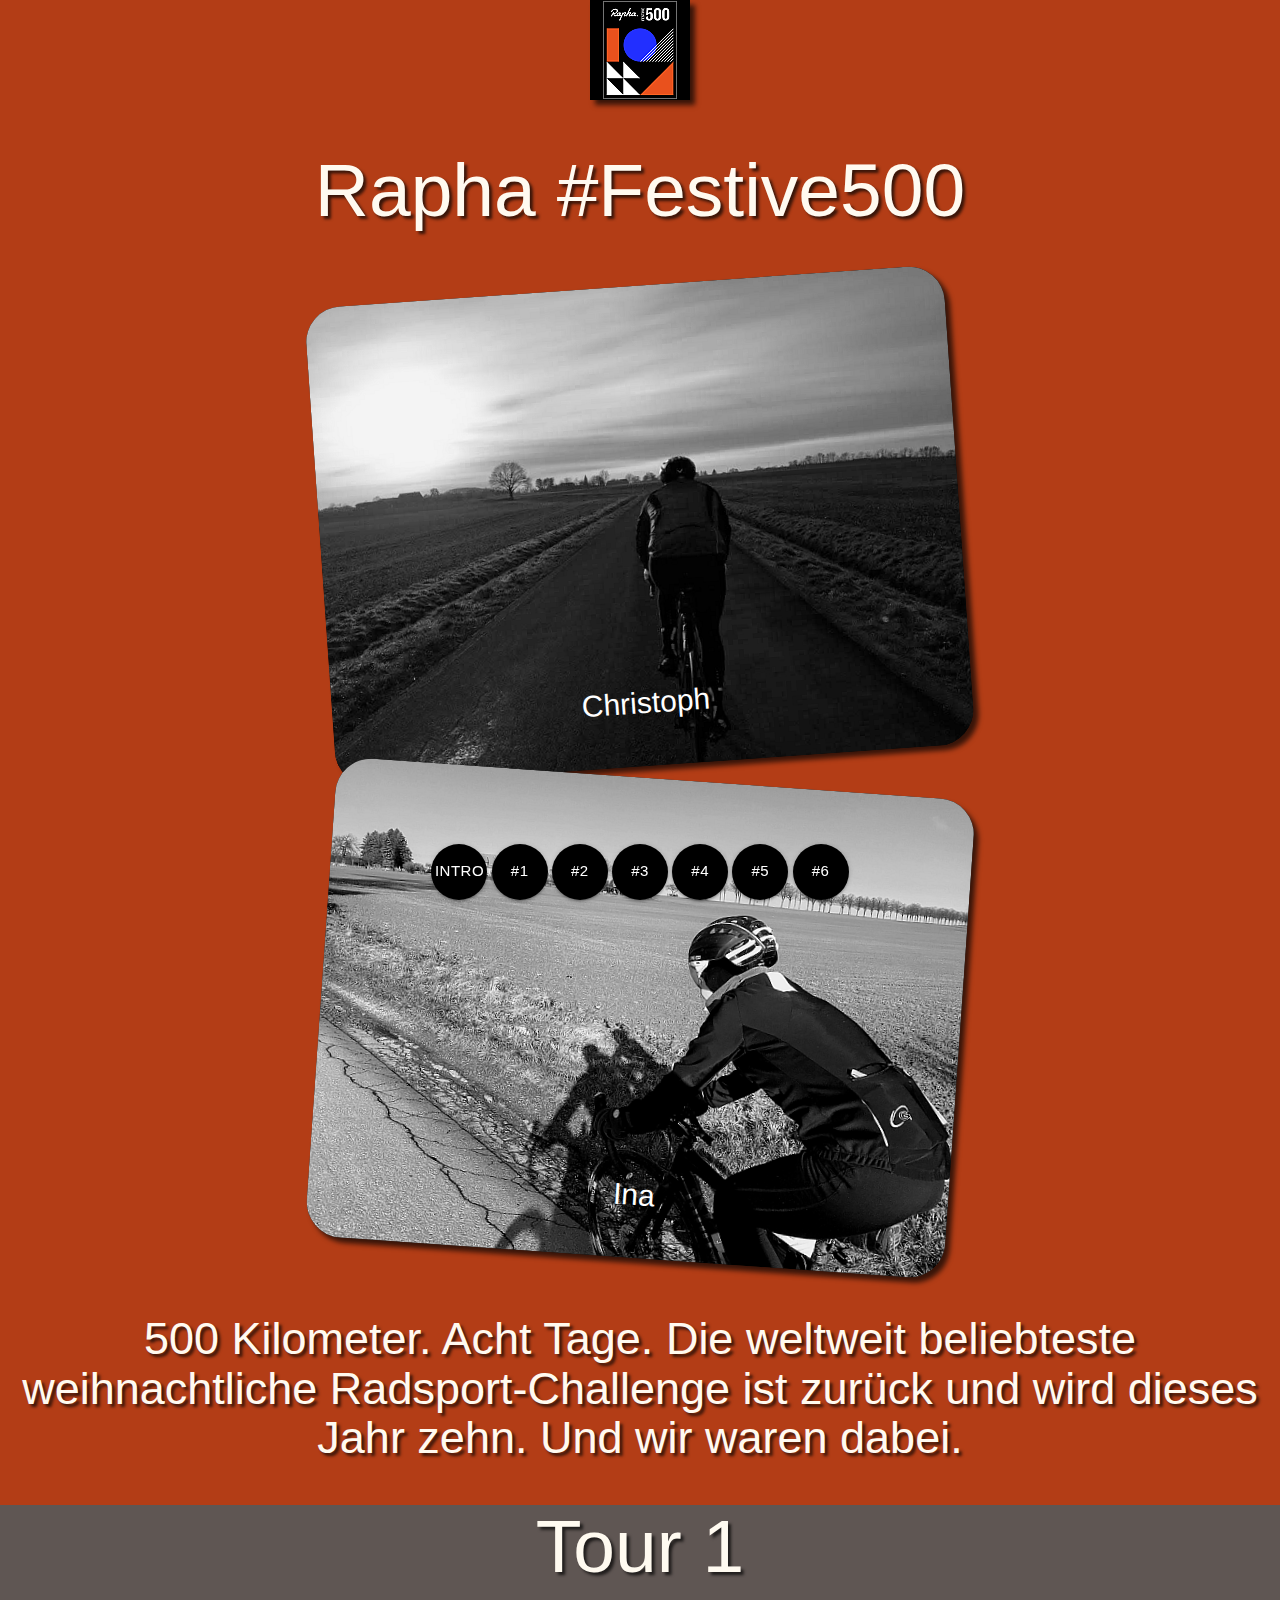
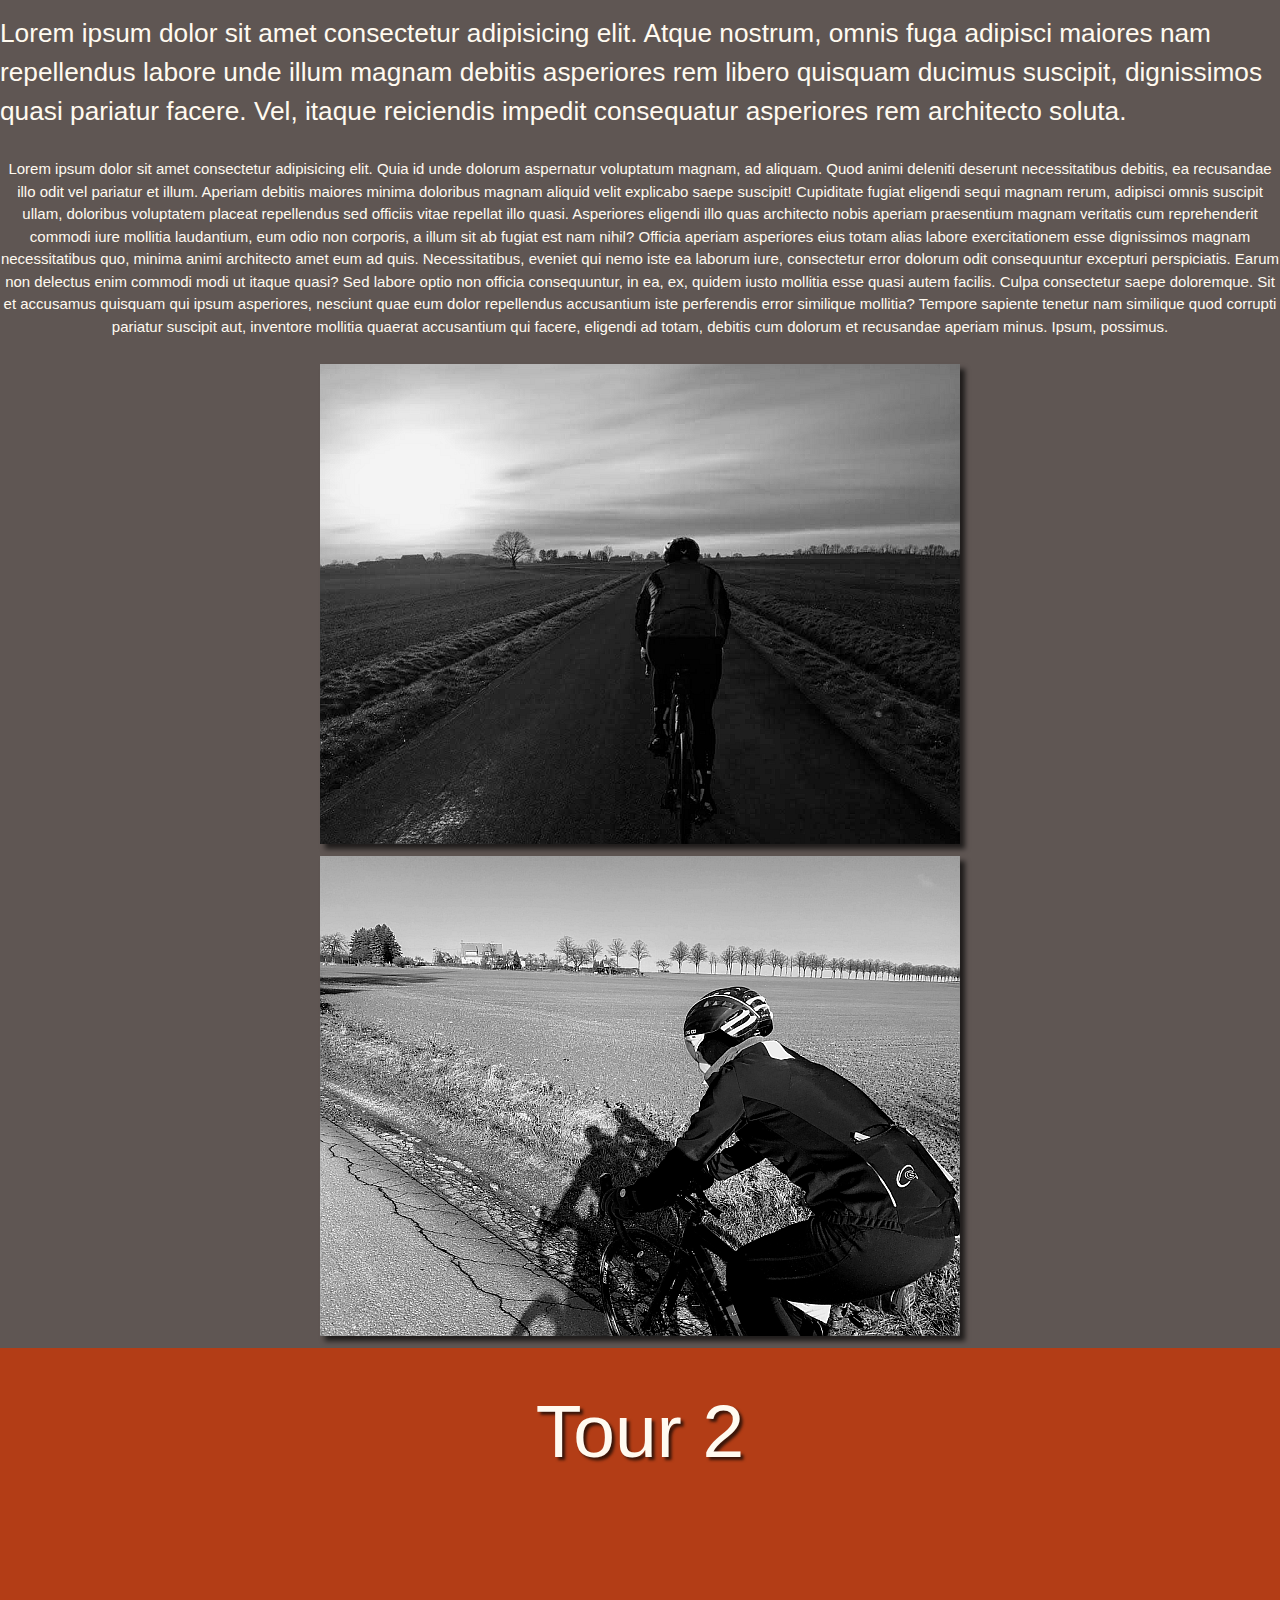
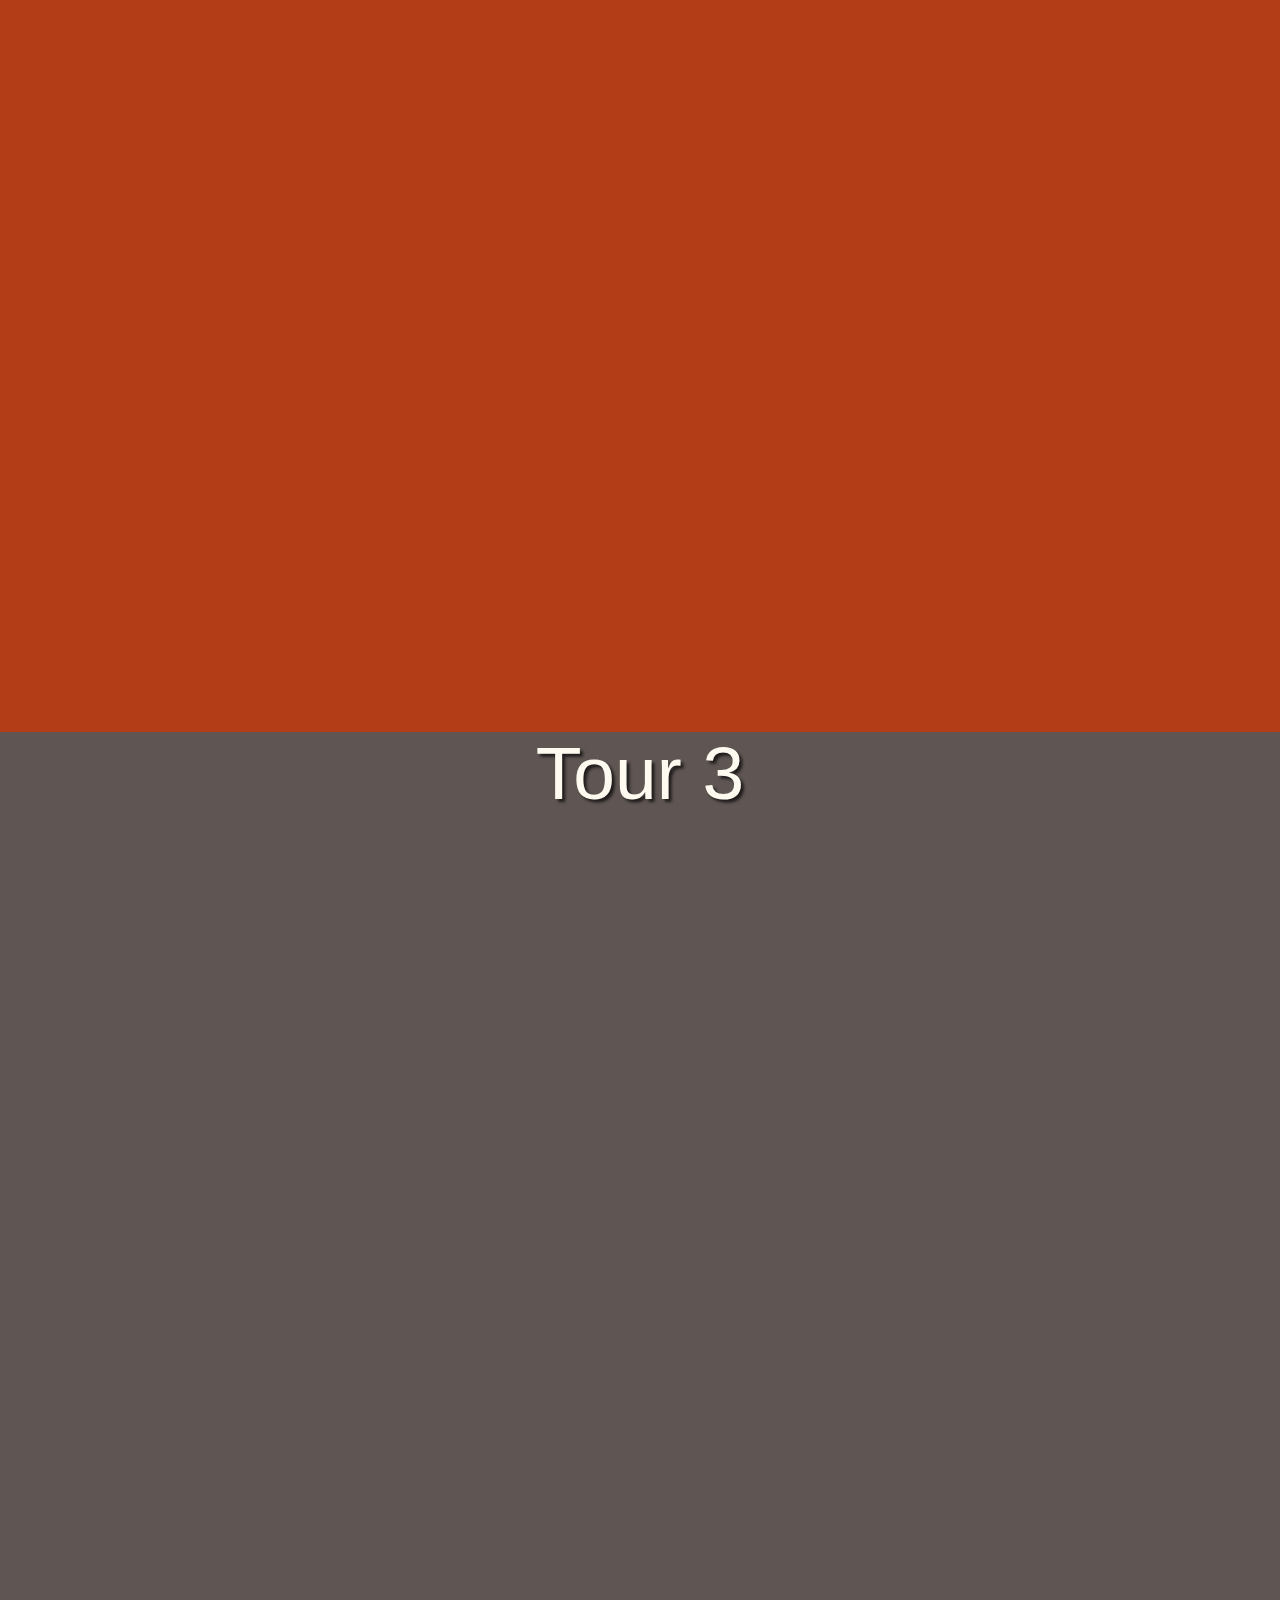
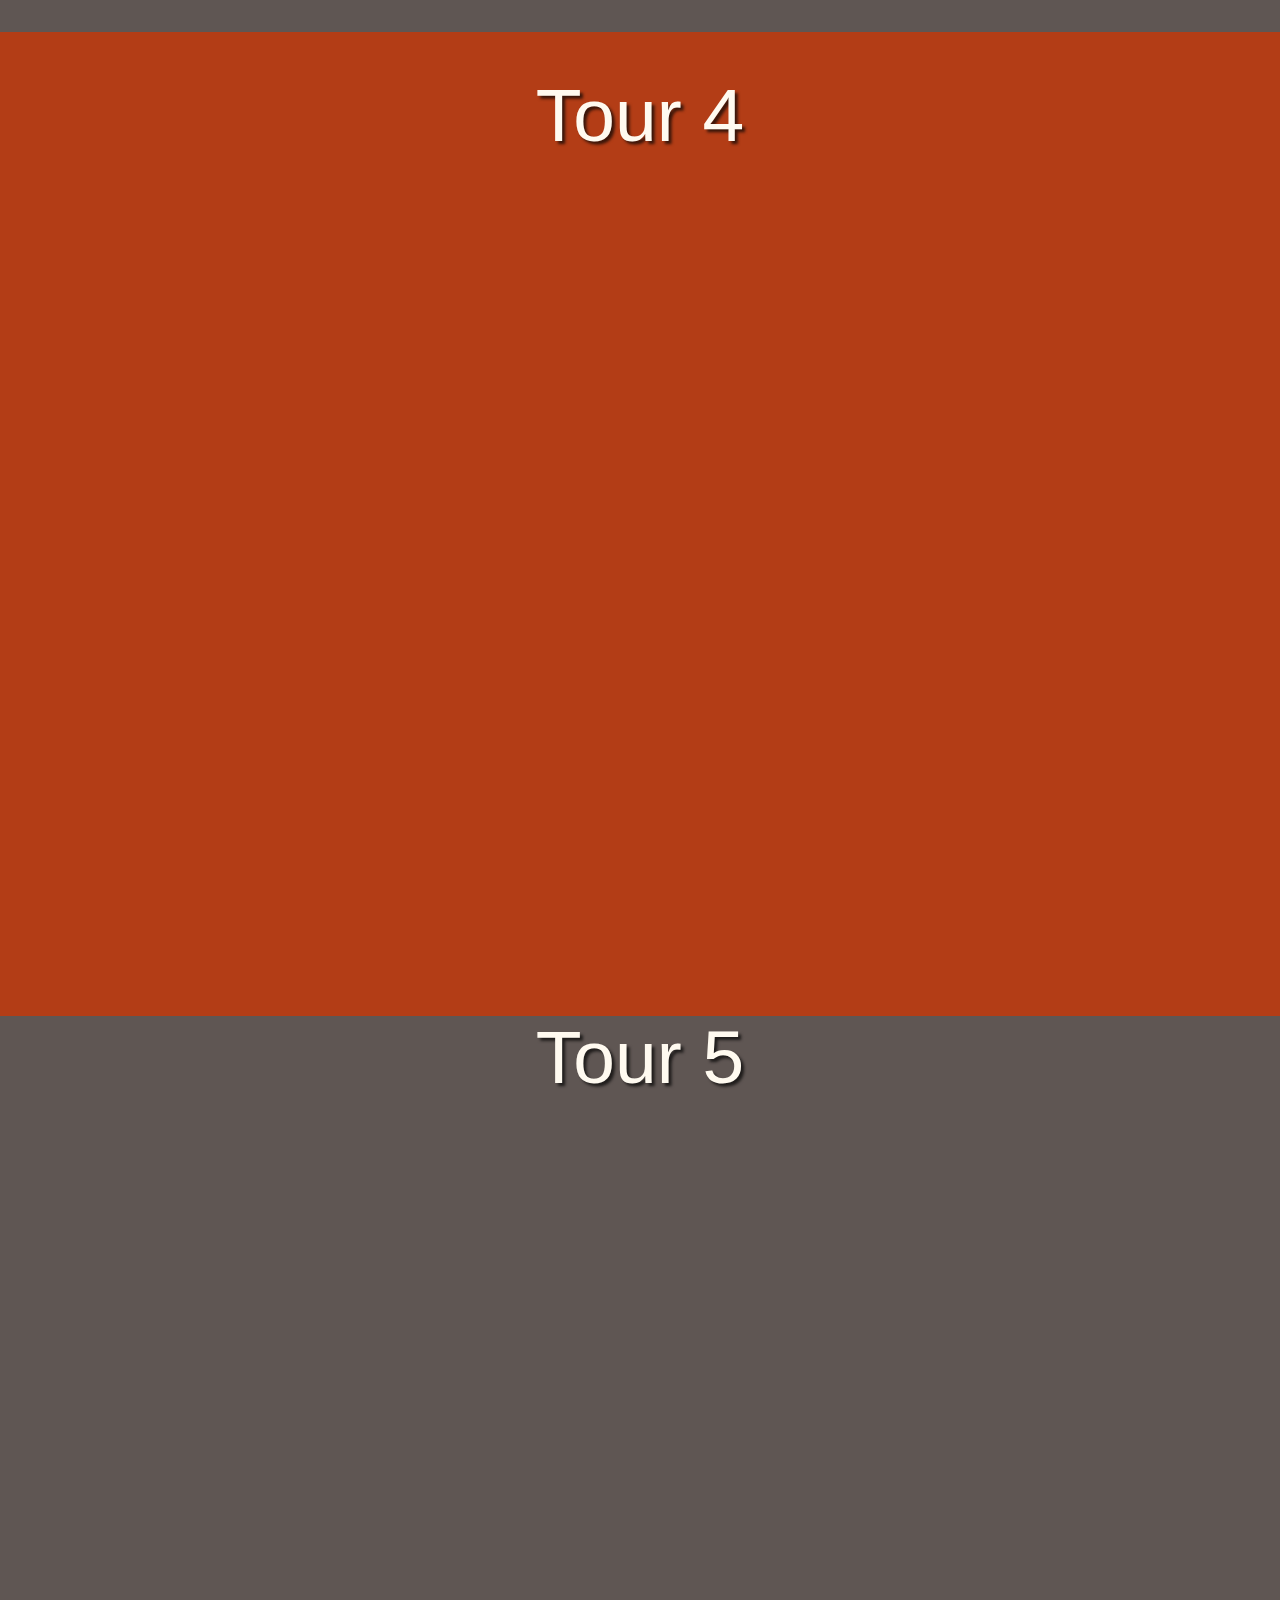
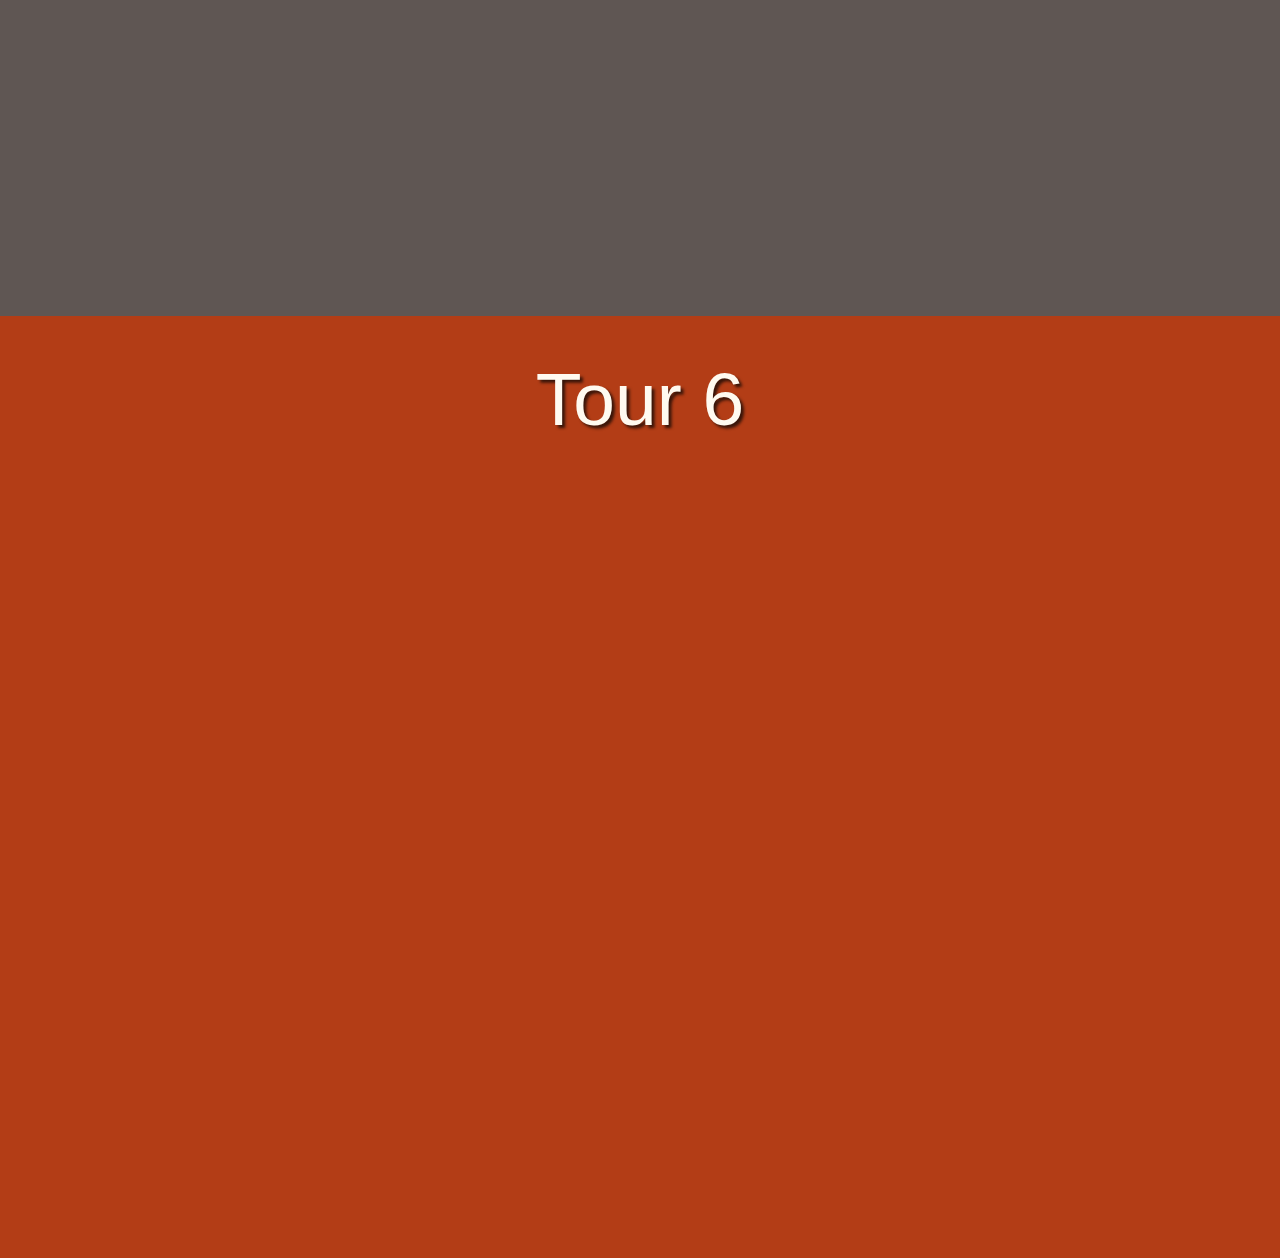
<file: landingPage.html>
<!DOCTYPE html>
<html lang="de">
<head>
    <meta charset="UTF-8">
    
    <!--Import Google Icon Font-->
    <link href="https://fonts.googleapis.com/icon?family=Material+Icons" rel="stylesheet">
    <!--Import materialize.css-->
    <link rel="stylesheet" href="https://cdnjs.cloudflare.com/ajax/libs/materialize/1.0.0/css/materialize.min.css">
    <!--UTF-8 für Umlaute-->
    <meta http-equiv="content-type" content="text/html; charset=utf-8">
    <!-- Import styles-->
    <link rel="stylesheet" href="/css/main.css">
    <!--Let browser know website is optimized for mobile-->
    <meta name="viewport" content="width=device-width, initial-scale=1.0"/>
    <meta name="Author:" content="Christoph Ketzer">
    <meta http-equiv="X-UA-Compatible" content="ie=edge">
    <title>Christoph und Ina Unterwegs</title>

</head>
<body>
    <div class="fixed-nav-bar">
        <div class="transparent center-align">
        
            <a class="btn-floating btn-large waves-effect waves-light black hide-on-small-only" href="#Intro">Intro</a>
            <a class="btn-floating btn-medium waves-effect waves-light black hide-on-med-and-up" href="#Intro">Intro</a>
            
            <a class="btn-floating btn-large waves-effect waves-light black hide-on-small-only" href="#Tour1">#1</a>
            <a class="btn-floating btn-medium waves-effect waves-light black hide-on-med-and-up" href="#Tour1">#1</a>

            <a class="btn-floating btn-large waves-effect waves-light black hide-on-small-only" href="#Tour2">#2</a>
            <a class="btn-floating btn-medium waves-effect waves-light black hide-on-med-and-up" href="#Tour2">#2</a>

            
            <a class="btn-floating btn-large waves-effect waves-light black hide-on-small-only" href="#Tour3">#3</a>
            <a class="btn-floating btn-medium waves-effect waves-light black hide-on-med-and-up" href="#Tour3">#3</a>
            
            <a class="btn-floating btn-large waves-effect waves-light black hide-on-small-only" href="#Tour4">#4</a>
            <a class="btn-floating btn-medium waves-effect waves-light black hide-on-med-and-up" href="#Tour4">#4</a>
            
            <a class="btn-floating btn-large waves-effect waves-light black hide-on-small-only" href="#Tour5">#5</a>
            <a class="btn-floating btn-medium waves-effect waves-light black hide-on-med-and-up" href="#Tour5">#5</a>

            <a class="btn-floating btn-large waves-effect waves-light black hide-on-small-only" href="#Tour6">#6</a>
            <a class="btn-floating btn-medium waves-effect waves-light black hide-on-med-and-up" href="#Tour6">#6</a>            

        </div>

    </div>
    <img src="/img/rapha2019_100.png" alt="Logo" srcset="" class="ld-Logo"></div>        

   
    <!-- Sektion 1 Landing Page Titel Subtitel Blog Link -->
    <section class="lp-background-orange" id="Intro">
            
            <div class="Header container"><h1>Rapha #Festive500</h1></div>
            <div>
                          
        <div class="pic_wrapper">  
                
                
                <figure class="pic1">
                    <img class="pic pic1 responsive" src="./img/Chris_640.png" alt="" srcset="" >
                    <figcaption class="pic1">Christoph</figcaption>

                </figure>
                
            
                <figure class="pic2">
                    <img src="./img/Ina_640.png" alt="" srcset="" class="pic pic2">
                    <figcaption class="pic2">Ina</figcaption>
                </figure>
            
        </div>  
            </div>
        </div>  
            <div class="untertitel" >
                <h3>500 Kilometer. Acht Tage. Die weltweit beliebteste weihnachtliche Radsport-Challenge ist zurück und wird dieses Jahr zehn. Und wir waren dabei.</h3>
            </div>
        
        
            
        
        
        
    </section>
   
    <!-- Sektion 2 Übersicht Kategorien und Serien -->
    <section class="lp-background-grey" id="Tour1">
        <h1>Tour 1</h1>
        <div class="ld_text">

        <p>Lorem ipsum dolor sit amet consectetur adipisicing elit. Atque nostrum, omnis fuga adipisci maiores nam repellendus labore unde illum magnam debitis asperiores rem libero quisquam ducimus suscipit, dignissimos quasi pariatur facere. Vel, itaque reiciendis impedit consequatur asperiores rem architecto soluta.</p>
        Lorem ipsum dolor sit amet consectetur adipisicing elit. Quia id unde dolorum aspernatur voluptatum magnam, ad aliquam. Quod animi deleniti deserunt necessitatibus debitis, ea recusandae illo odit vel pariatur et illum. Aperiam debitis maiores minima doloribus magnam aliquid velit explicabo saepe suscipit! Cupiditate fugiat eligendi sequi magnam rerum, adipisci omnis suscipit ullam, doloribus voluptatem placeat repellendus sed officiis vitae repellat illo quasi. Asperiores eligendi illo quas architecto nobis aperiam praesentium magnam veritatis cum reprehenderit commodi iure mollitia laudantium, eum odio non corporis, a illum sit ab fugiat est nam nihil? Officia aperiam asperiores eius totam alias labore exercitationem esse dignissimos magnam necessitatibus quo, minima animi architecto amet eum ad quis. Necessitatibus, eveniet qui nemo iste ea laborum iure, consectetur error dolorum odit consequuntur excepturi perspiciatis. Earum non delectus enim commodi modi ut itaque quasi? Sed labore optio non officia consequuntur, in ea, ex, quidem iusto mollitia esse quasi autem facilis. Culpa consectetur saepe doloremque. Sit et accusamus quisquam qui ipsum asperiores, nesciunt quae eum dolor repellendus accusantium iste perferendis error similique mollitia? Tempore sapiente tenetur nam similique quod corrupti pariatur suscipit aut, inventore mollitia quaerat accusantium qui facere, eligendi ad totam, debitis cum dolorum et recusandae aperiam minus. Ipsum, possimus.<p></p>
        </div>
        <div class="ld_textpic">
        <figure>
            <img src="img/Chris_640.png" alt="" srcset="">
        </figure>
        <figure>
            <img src="img/Ina_640.png" alt="" srcset="">
        </figure>
        </div>
    </section>
    <section class="lp-background-orange" id="Tour2">
        <h1>Tour 2</h1>
    </section>
    <section class="lp-background-grey" id="Tour3">
        <h1>Tour 3</h1>
    </section>
    <section class="lp-background-orange" id="Tour4">
        <h1>Tour 4</h1>
    </section>
    <section class="lp-background-grey" id="Tour5">
        <h1>Tour 5</h1>
    </section>
    <section class="lp-background-orange" id="Tour6">
        <h1>Tour 6</h1>
    </section>
    

    
</body>
</html>
</file>
<file: css/main.css>
* {
  -webkit-box-sizing: border-box;
          box-sizing: border-box;
  text-align: center;
  width: auto;
}

html {
  background: #B33D16;
  color: floralwhite;
  padding: 0;
  margin: 0;
  scroll-behavior: smooth;
  vertical-align: center;
  min-width: 320px;
}

section {
  min-height: 100vh;
  padding: 0rem;
}

h1 {
  font-size: 5rem;
  text-shadow: 3px 3px 3px rgba(4, 4, 4, 0.7);
}

h3 {
  font-size: 3rem;
  text-shadow: 3px 3px 3px rgba(4, 4, 4, 0.7);
}

p {
  font-size: 1.75rem;
  text-align: left;
}

@media screen and (max-width: 800px) {
  h1 {
    font-size: 3.3rem;
  }
  h3 {
    font-size: 2.2rem;
  }
  .lp-Logo {
    max-width: 60%;
  }
  p {
    font-size: 1.15rem;
  }
}

img {
  background: black;
  -webkit-box-shadow: 5px 5px 5px 0px rgba(4, 4, 4, 0.7);
          box-shadow: 5px 5px 5px 0px rgba(4, 4, 4, 0.7);
}

.lp-background-grey {
  position: relative;
  background-color: #5F5653;
}

.lp-background-orange {
  position: relative;
  background-color: #B33D16;
}

.fixed-nav-bar {
  position: fixed;
  bottom: 0;
  left: 0;
  z-index: 9999;
  width: 100%;
  height: auto;
}

.lp-Logo {
  position: absolute;
  top: 5px;
  right: 5px;
  z-index: 9999;
  max-width: 100%;
}

.pic_wrapper {
  display: flexbox;
  -webkit-box-orient: horizontal;
  -webkit-box-direction: normal;
      -ms-flex-direction: row;
          flex-direction: row;
  text-align: center;
  vertical-align: center;
  padding-top: 2rem;
  padding-bottom: 1rem;
  border-radius: 2em;
}

.pic {
  display: inline;
  max-width: 640px;
  min-width: 280px;
  border-radius: 1.2em;
  right: 3rem;
}

.pic1 {
  -webkit-transform: rotate(-2deg);
          transform: rotate(-2deg);
}

.pic2 {
  -webkit-transform: rotate(2deg);
          transform: rotate(2deg);
}

figure {
  position: relative;
  display: inline-block;
  font-size: 2rem;
  text-align: center;
  margin: 0;
}

figcaption {
  position: absolute;
  bottom: 0;
  left: 0;
  width: 100%;
  color: white;
  line-height: 10rem;
  z-index: 2;
}

.intro_untertitel {
  position: relative;
  text-align: center;
  padding: 0rem 5rem;
}

.lp_subtitle {
  position: relative;
  display: inline;
  background: #232CFB;
  color: #EEA88E;
  margin: 0;
  font-size: 2.0rem;
  padding: 0rem 2rem;
  text-align: center;
  line-height: 8rem;
  border-radius: 0.85rem;
  -webkit-box-shadow: 5px 5px 5px 0px rgba(4, 4, 4, 0.7);
          box-shadow: 5px 5px 5px 0px rgba(4, 4, 4, 0.7);
  font-style: italic;
}

.textwrapper {
  display: -webkit-box;
  display: -ms-flexbox;
  display: flex;
  position: relative;
  -webkit-box-orient: horizontal;
  -webkit-box-direction: normal;
      -ms-flex-flow: row;
          flex-flow: row;
  padding-left: 3rem;
  padding-right: 3rem;
  text-align: left;
}

.lp_text {
  position: relative;
  max-width: 45%;
  width: auto;
  padding: 2rem;
}

.lp_einleitung {
  font-weight: 700;
  color: #040404;
}

.lp_textpic {
  position: relative;
  max-width: 45%;
}

@media screen and (max-width: 1200px) {
  .textwrapper {
    display: -webkit-box;
    display: -ms-flexbox;
    display: flex;
    -webkit-box-orient: vertical;
    -webkit-box-direction: normal;
        -ms-flex-flow: column;
            flex-flow: column;
    padding-left: 3rem;
    padding-right: 3rem;
  }
  .lp_text {
    position: relative;
    max-width: 90%;
    padding: 2rem;
  }
  .lp_einleitung {
    font-weight: 900;
  }
  .lp_textpic {
    position: relative;
    max-width: 90%;
    padding: 2rem;
  }
  .lp_subtitle {
    font-size: 1.75rem;
    padding: 0rem 1rem;
    text-align: center;
    line-height: 2rem;
    border-radius: 0.85rem;
    -webkit-box-shadow: 5px 5px 5px 0px rgba(4, 4, 4, 0.7);
            box-shadow: 5px 5px 5px 0px rgba(4, 4, 4, 0.7);
  }
  .lp-Logo {
    max-width: 60%;
  }
}

.footer-align {
  display: -webkit-box;
  display: -ms-flexbox;
  display: flex;
  -webkit-box-pack: justify;
      -ms-flex-pack: justify;
          justify-content: space-between;
  -webkit-box-align: center;
      -ms-flex-align: center;
          align-items: center;
  height: 8rem;
  margin-left: 1.5rem;
  margin-right: 1.5rem;
  color: floralwhite;
}

.modal-bg {
  background: #5F5653;
}
/*# sourceMappingURL=main.css.map */
</file>
